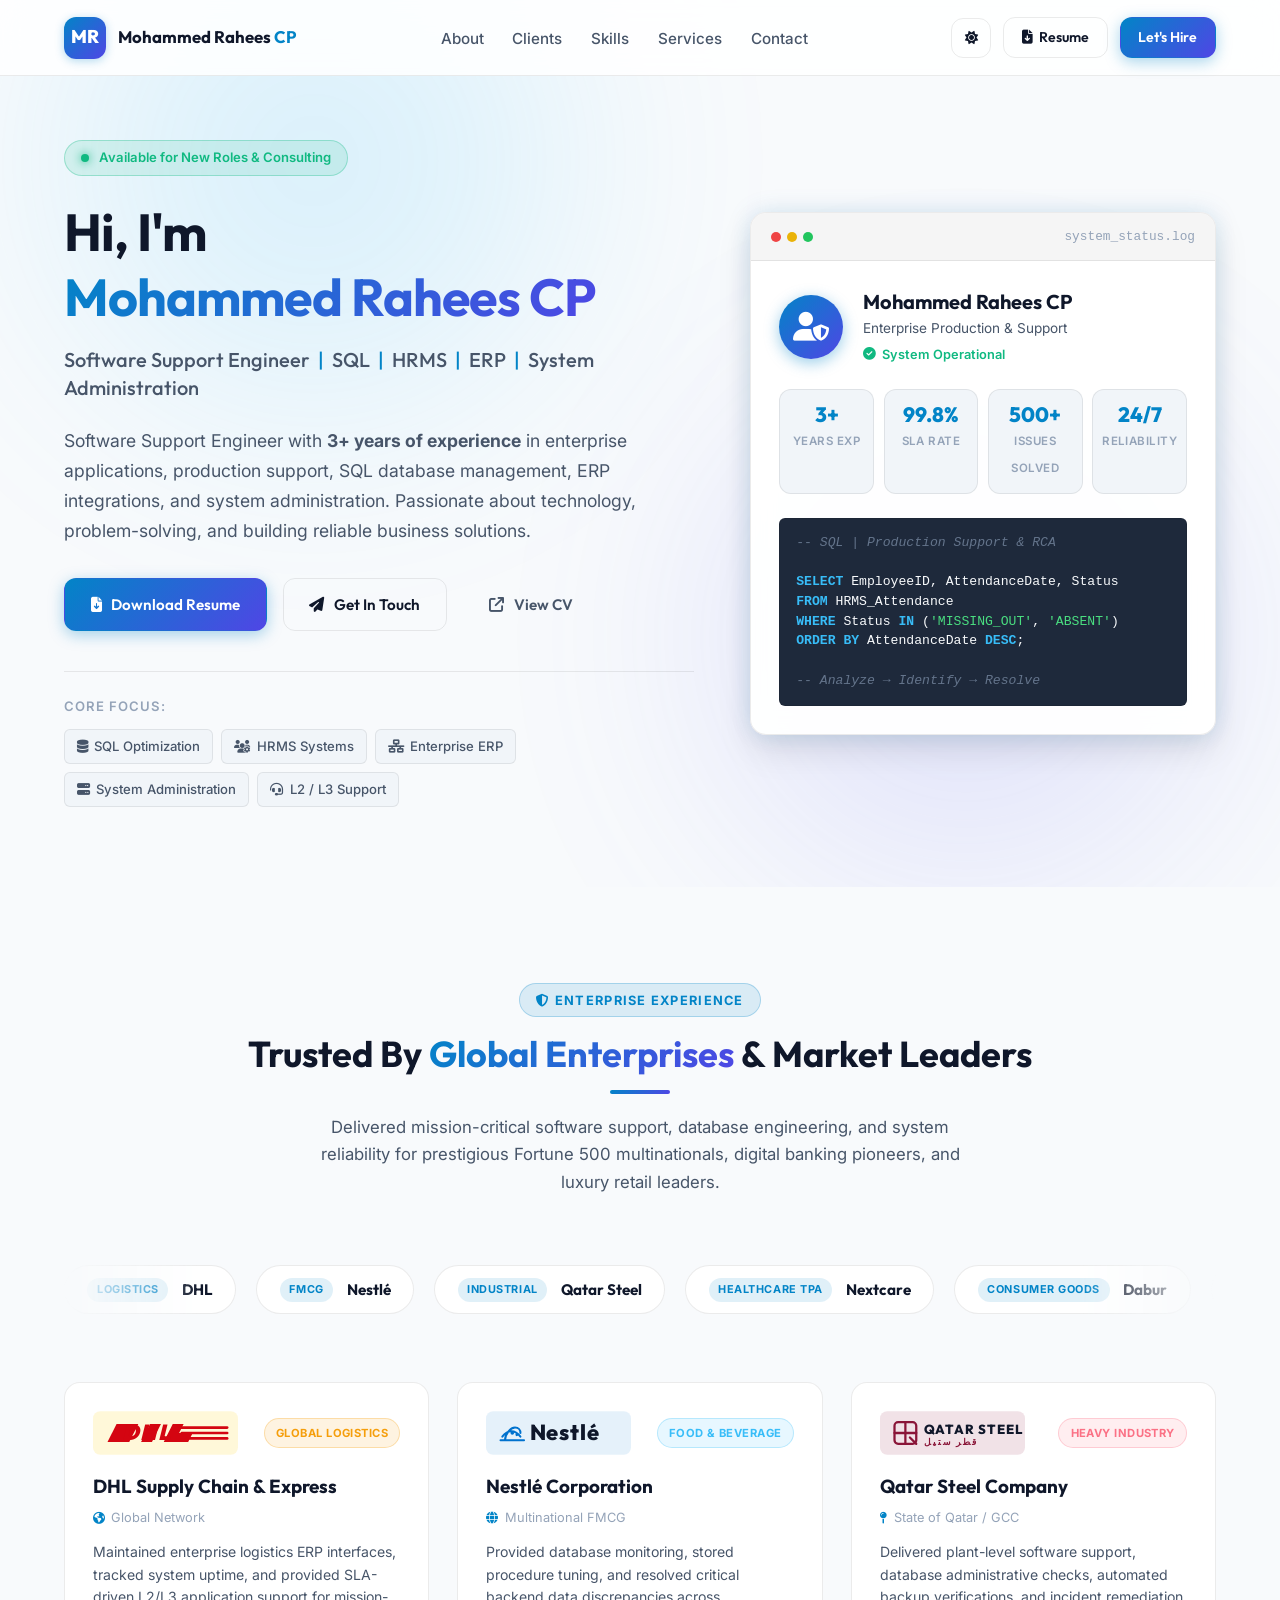
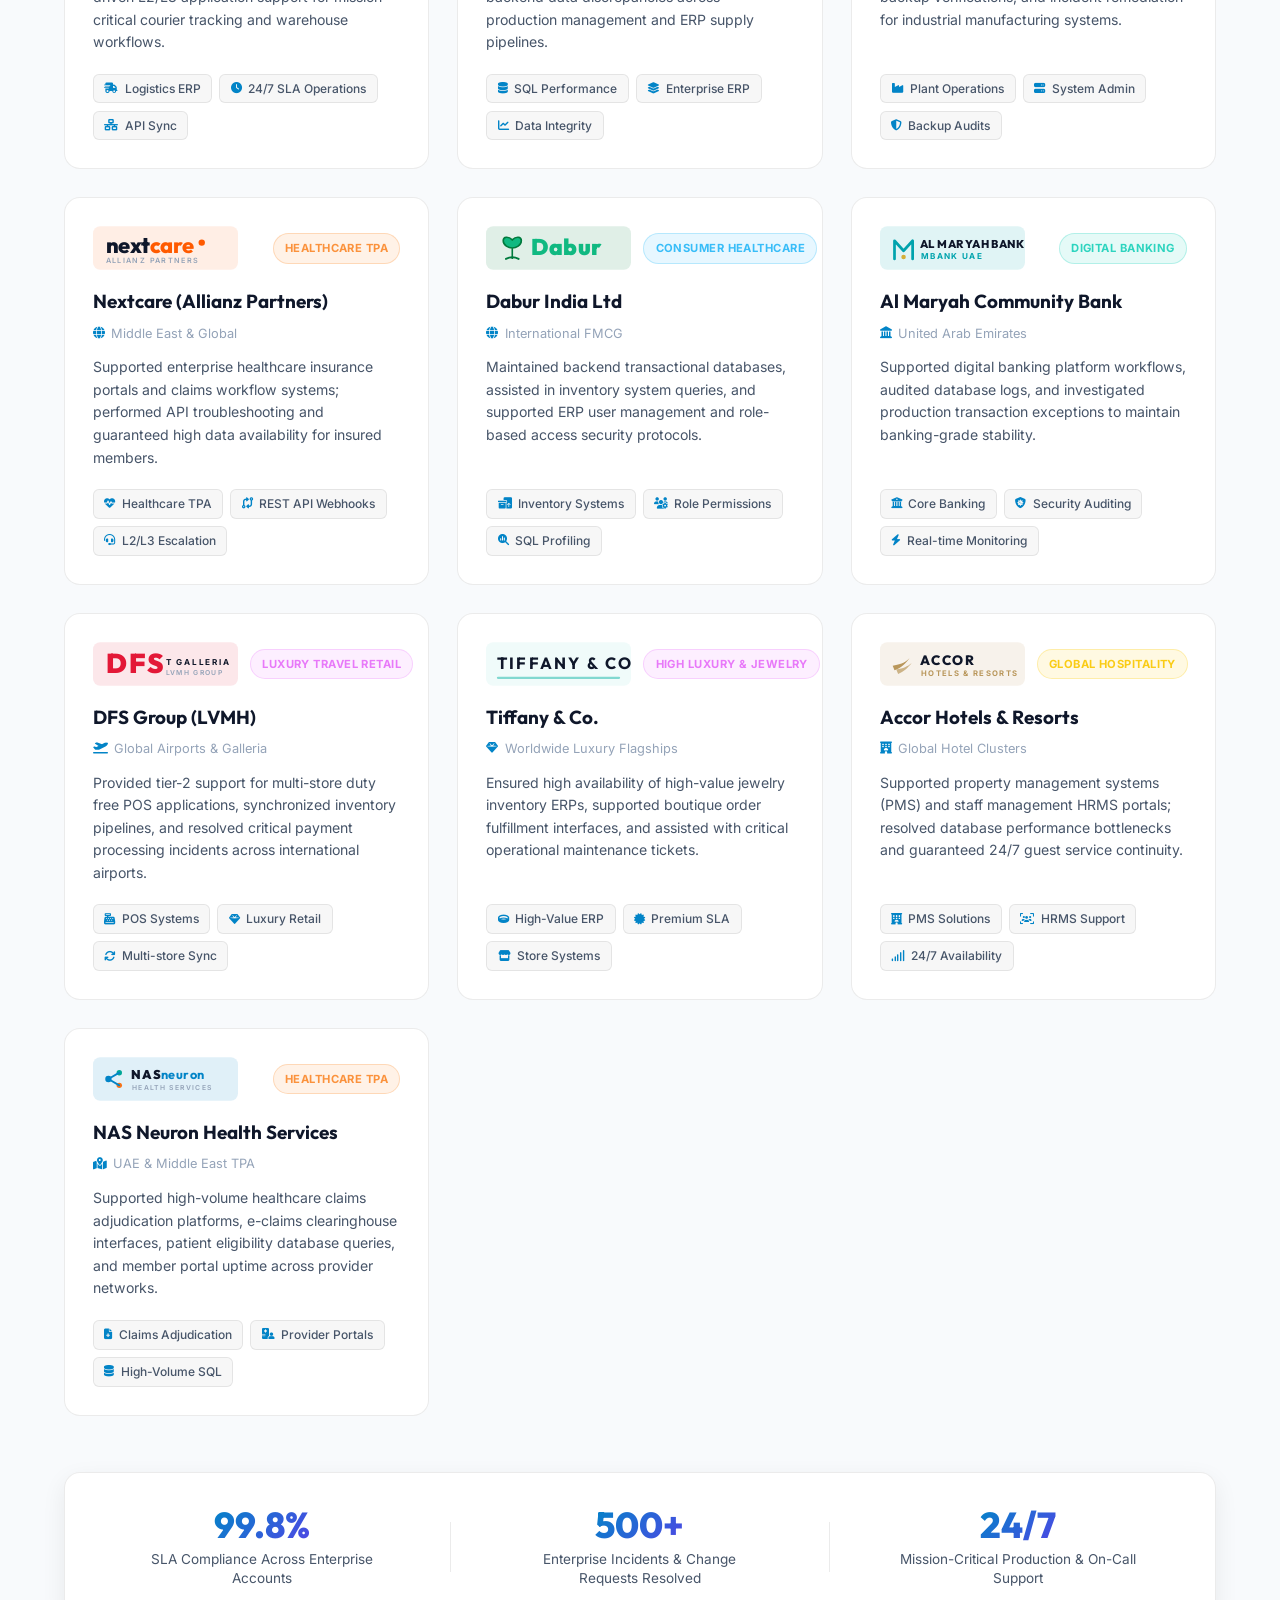
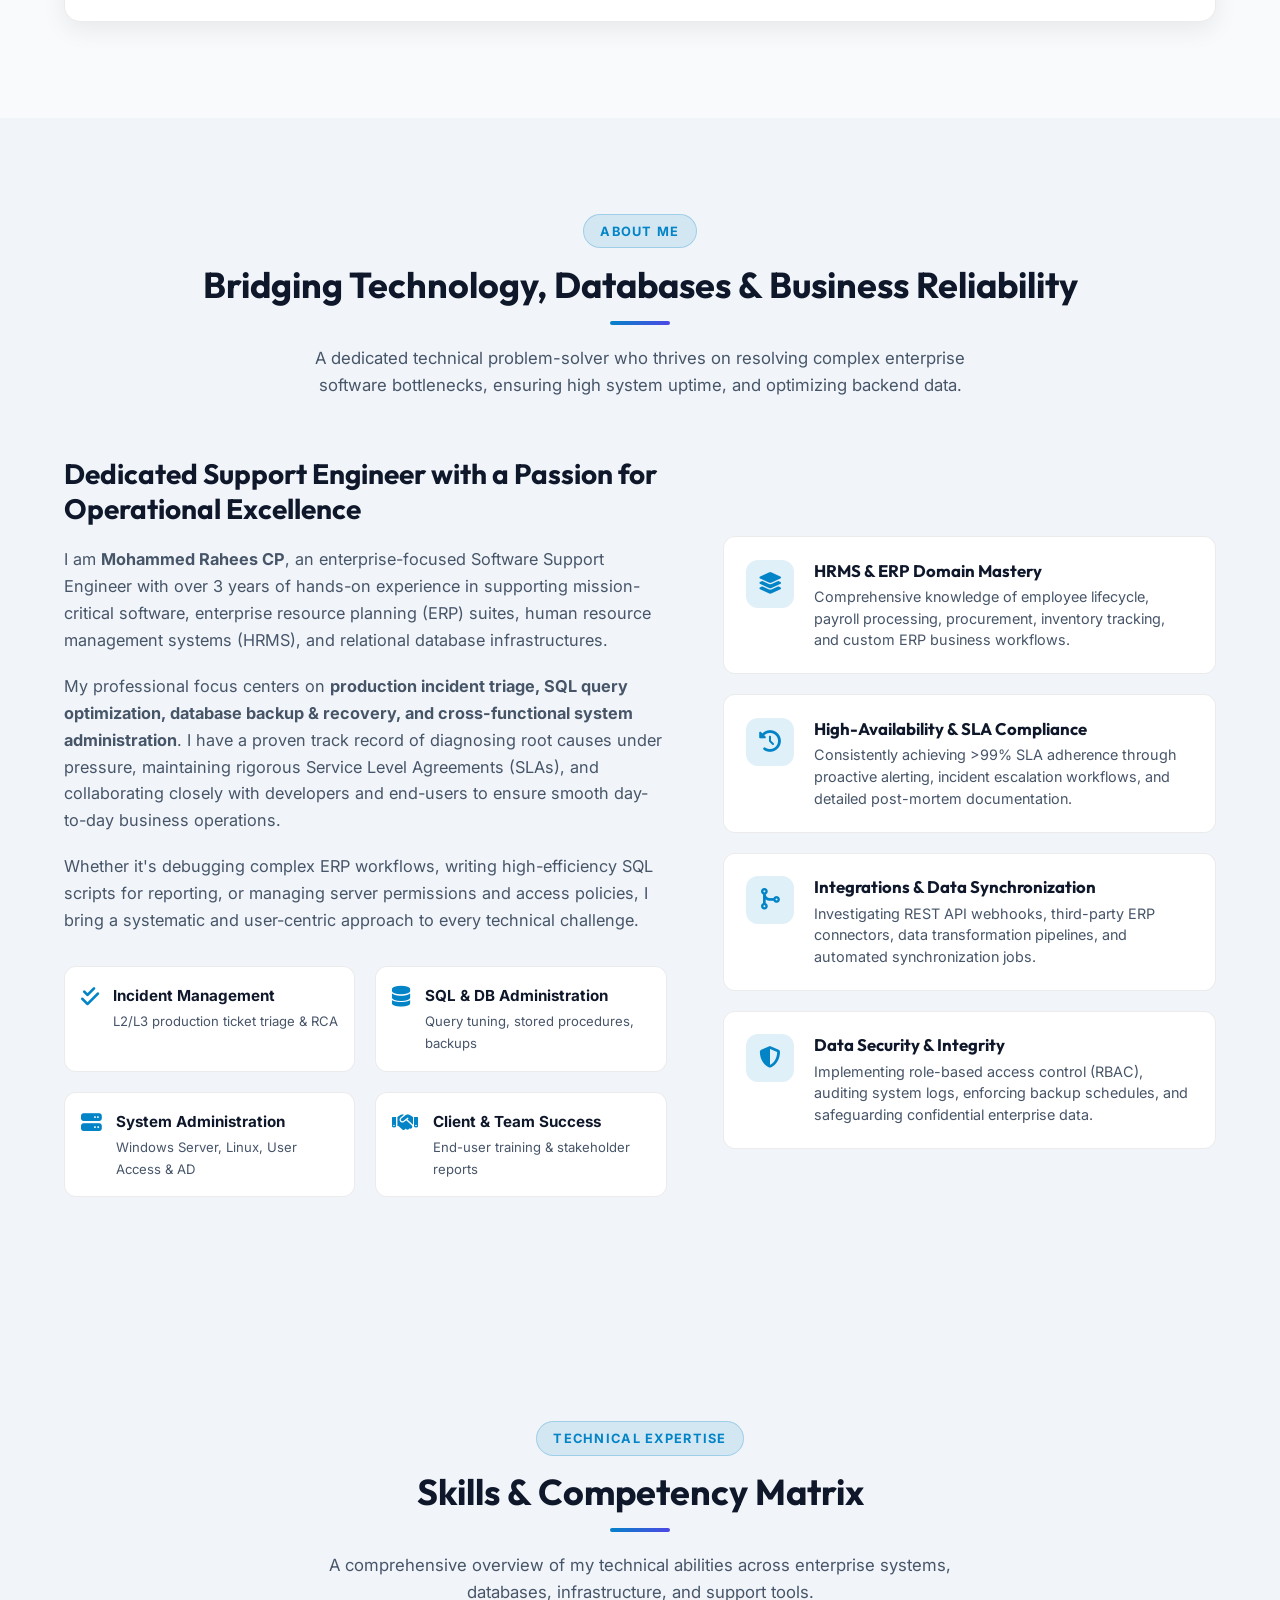
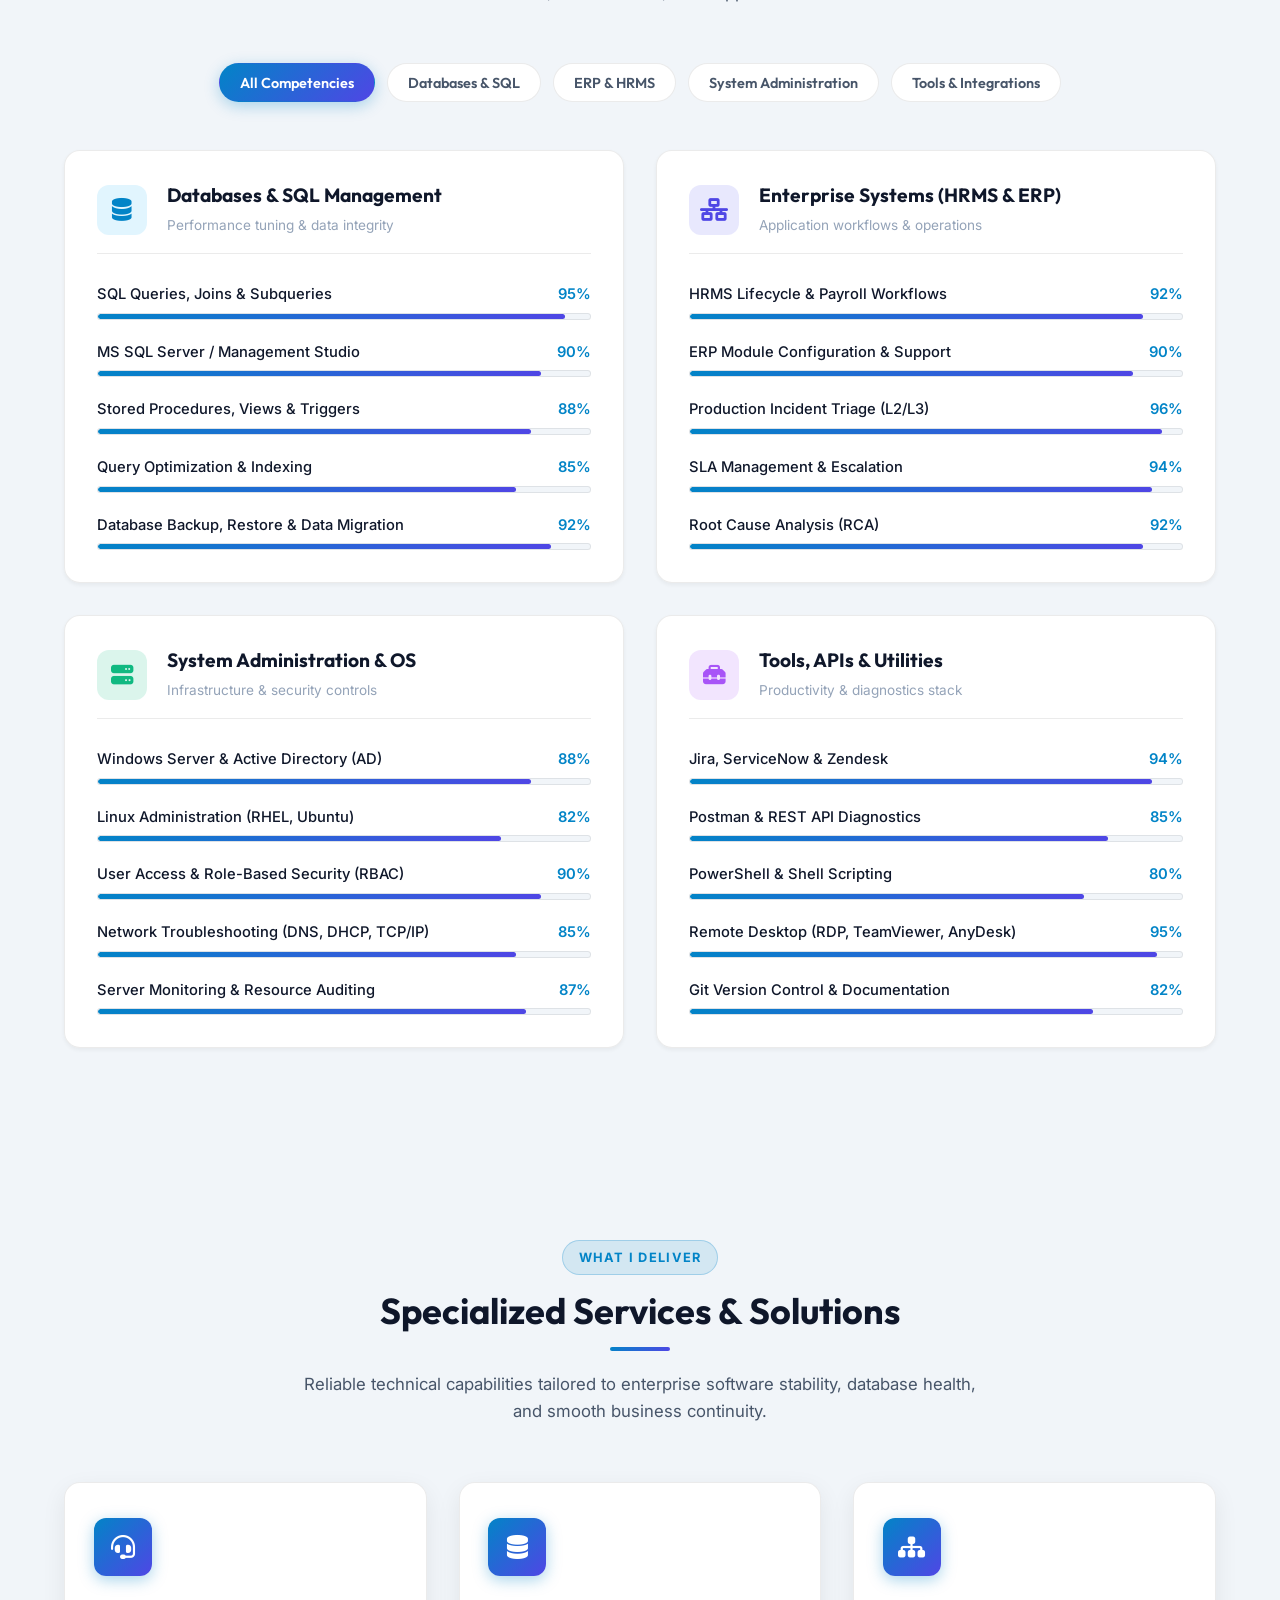
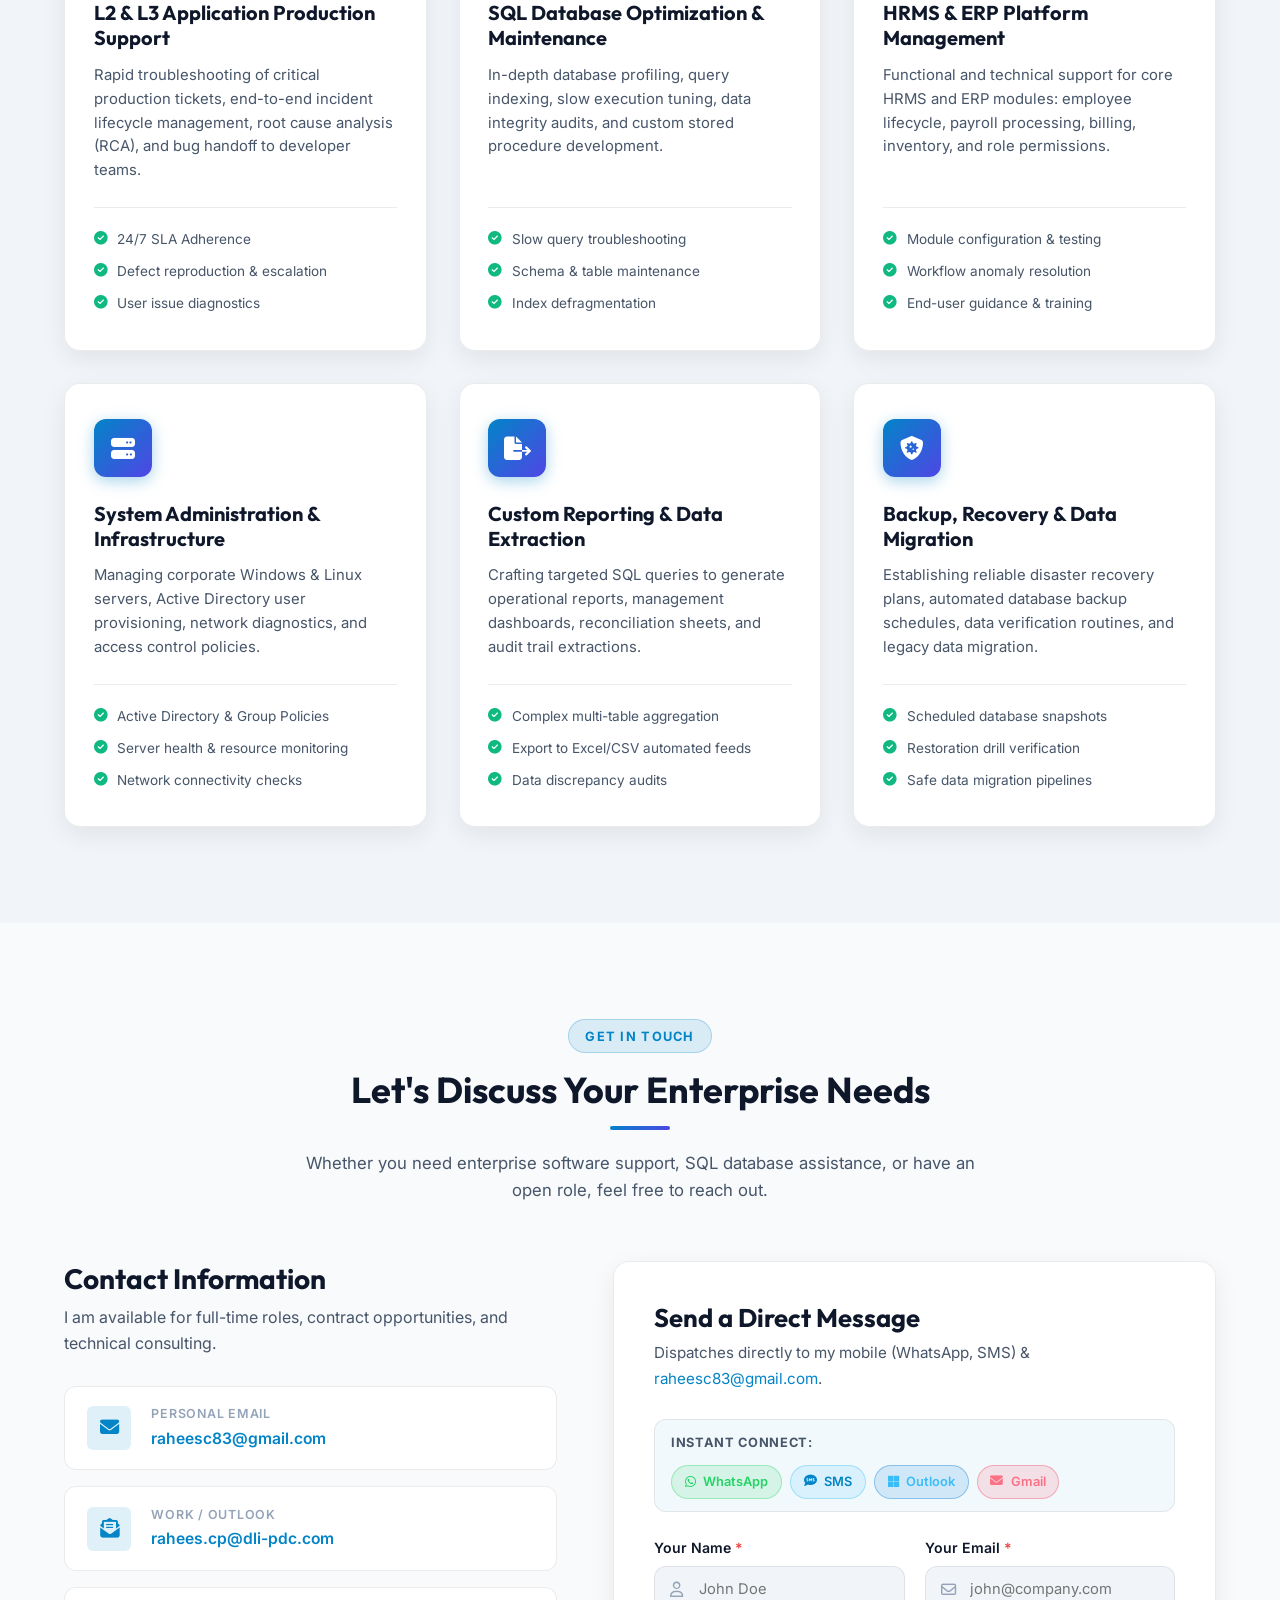
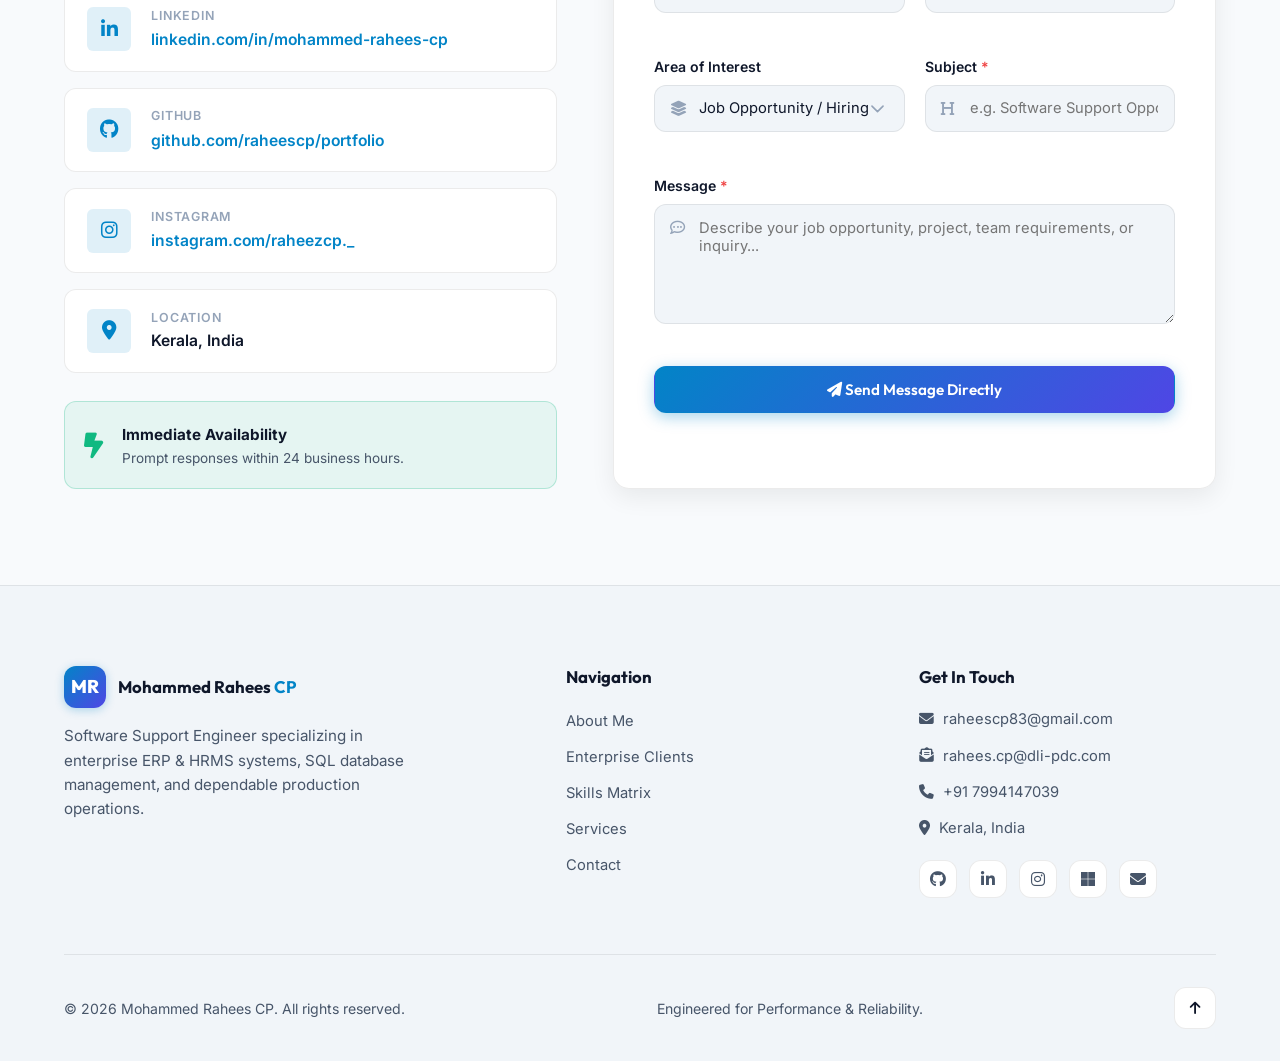
<file: index.html>
<!DOCTYPE html>
<html lang="en" data-theme="dark">

<head>
  <meta charset="UTF-8">
  <meta name="viewport" content="width=device-width, initial-scale=1.0">
  <title>Mohammed Rahees CP | Software Support Engineer & Systems Specialist</title>
  <meta name="description"
    content="Portfolio of Mohammed Rahees CP - Software Support Engineer with 3+ years of experience in enterprise applications, production support, SQL database management, ERP integrations, and system administration.">
  <meta name="keywords"
    content="Mohammed Rahees CP, Software Support Engineer, SQL, HRMS, ERP, System Administration, Production Support, Database Management">
  <meta name="author" content="Mohammed Rahees CP">
  <link rel="canonical" href="https://raheescp.github.io/portfolio/">

  <!-- Open Graph / Social Sharing Metadata -->
  <meta property="og:type" content="website">
  <meta property="og:url" content="https://raheescp.github.io/portfolio/">
  <meta property="og:title" content="Mohammed Rahees CP | Software Support Engineer & Systems Specialist">
  <meta property="og:description"
    content="Portfolio of Mohammed Rahees CP - Software Support Engineer with 3+ years of experience in enterprise applications, production support, SQL database management, ERP integrations, and system administration.">

  <!-- Twitter Card Metadata -->
  <meta name="twitter:card" content="summary_large_image">
  <meta name="twitter:url" content="https://raheescp.github.io/portfolio/">
  <meta name="twitter:title" content="Mohammed Rahees CP | Software Support Engineer & Systems Specialist">
  <meta name="twitter:description"
    content="Portfolio of Mohammed Rahees CP - Software Support Engineer with 3+ years of experience in enterprise applications, production support, SQL database management, ERP integrations, and system administration.">

  <!-- Google Fonts: Inter & Outfit -->
  <link rel="preconnect" href="https://fonts.googleapis.com">
  <link rel="preconnect" href="https://fonts.gstatic.com" crossorigin>
  <link
    href="https://fonts.googleapis.com/css2?family=Inter:wght@300;400;500;600;700&family=Outfit:wght@500;600;700;800&display=swap"
    rel="stylesheet">

  <!-- Font Awesome 6 Icons -->
  <link rel="stylesheet" href="https://cdnjs.cloudflare.com/ajax/libs/font-awesome/6.5.1/css/all.min.css"
    integrity="sha512-DTOQO9RWCH3ppGqcWaEA1BIZOC6xxalwEsw9c2QQeAIftl+Vegovlnee1c9QX4TctnWMn13TZye+giMm8e2LwA=="
    crossorigin="anonymous" referrerpolicy="no-referrer" />

  <!-- Main Stylesheet -->
  <link rel="stylesheet" href="css/style.css">
</head>

<body>
  <!-- Simple Minimalist Loading Theme -->
  <div class="preloader-overlay" id="preloaderOverlay" aria-hidden="true">
    <div class="simple-loader">
      <div class="loader-ring"></div>
      <div class="loader-core"></div>
    </div>
  </div>

  <!-- Header / Navigation Bar -->
  <header class="site-header" id="header">
    <div class="container nav-container">
      <a href="#hero" class="brand-logo" aria-label="Mohammed Rahees Home">
        <span class="logo-avatar">MR</span>
        <span class="logo-name">Mohammed Rahees <span class="accent-text">CP</span></span>
      </a>

      <!-- Desktop Navigation -->
      <nav class="nav-menu" id="navMenu">
        <ul class="nav-list">
          <li class="nav-item"><a href="#about" class="nav-link">About</a></li>
          <li class="nav-item"><a href="#clients" class="nav-link">Clients</a></li>
          <li class="nav-item"><a href="#skills" class="nav-link">Skills</a></li>
          <li class="nav-item"><a href="#services" class="nav-link">Services</a></li>
          <li class="nav-item"><a href="#contact" class="nav-link">Contact</a></li>
          <li class="nav-item mobile-only-nav"><a href="assets/Mohammed_Rahees_CP_Resume.pdf" download="Mohammed_Rahees_CP_Resume.pdf" class="nav-link accent-text"><i class="fa-solid fa-file-arrow-down"></i> Download Resume</a></li>
        </ul>
      </nav>

      <div class="nav-actions">
        <!-- Theme Toggle Button -->
        <button class="theme-toggle" id="themeToggle" aria-label="Toggle Light/Dark Theme" title="Toggle theme">
          <i class="fa-solid fa-moon moon-icon"></i>
          <i class="fa-solid fa-sun sun-icon"></i>
        </button>

        <!-- Resume Download Button -->
        <a href="assets/Mohammed_Rahees_CP_Resume.pdf" download="Mohammed_Rahees_CP_Resume.pdf" class="btn btn-outline btn-sm nav-resume-btn" title="Download Official Resume (PDF)">
          <i class="fa-solid fa-file-arrow-down"></i> Resume
        </a>

        <!-- CTA Button -->
        <a href="#contact" class="btn btn-primary btn-sm nav-cta">Let's Hire</a>

        <!-- Mobile Hamburger Toggle -->
        <button class="hamburger-btn" id="hamburgerBtn" aria-label="Open Mobile Menu" aria-expanded="false">
          <span class="bar"></span>
          <span class="bar"></span>
          <span class="bar"></span>
        </button>
      </div>
    </div>
  </header>

  <!-- Main Content Wrapper -->
  <main>
    <!-- Hero Section -->
    <section class="hero-section" id="hero">
      <div class="hero-glow hero-glow-1"></div>
      <div class="hero-glow hero-glow-2"></div>

      <div class="container hero-container">
        <div class="hero-content">
          <div class="hero-badge">
            <span class="badge-dot"></span>
            <span>Available for New Roles & Consulting</span>
          </div>

          <h1 class="hero-title">
            Hi, I'm <span class="gradient-text">Mohammed Rahees CP</span>
          </h1>

          <h2 class="hero-subtitle">
            Software Support Engineer <span class="divider">|</span> SQL <span class="divider">|</span> HRMS <span
              class="divider">|</span> ERP <span class="divider">|</span> System Administration
          </h2>

          <p class="hero-description">
            Software Support Engineer with <strong>3+ years of experience</strong> in enterprise applications,
            production support, SQL database management, ERP integrations, and system administration. Passionate about
            technology, problem-solving, and building reliable business solutions.
          </p>

          <div class="hero-buttons">
            <a href="assets/Mohammed_Rahees_CP_Resume.pdf" download="Mohammed_Rahees_CP_Resume.pdf" class="btn btn-primary hero-resume-btn" id="downloadResumeHeroBtn" title="Download Official Resume (PDF)">
              <i class="fa-solid fa-file-arrow-down"></i> Download Resume
            </a>
            <a href="#contact" class="btn btn-outline">
              <i class="fa-solid fa-paper-plane"></i> Get In Touch
            </a>
            <a href="resume.html" target="_blank" class="btn btn-ghost" title="View & Print Full Online CV">
              <i class="fa-solid fa-arrow-up-right-from-square"></i> View CV
            </a>
          </div>

          <!-- Hero Quick Tech Chips -->
          <div class="hero-tech-stack">
            <span class="tech-stack-label">Core Focus:</span>
            <div class="tech-tags">
              <span class="tech-tag"><i class="fa-solid fa-database"></i> SQL Optimization</span>
              <span class="tech-tag"><i class="fa-solid fa-users-gear"></i> HRMS Systems</span>
              <span class="tech-tag"><i class="fa-solid fa-network-wired"></i> Enterprise ERP</span>
              <span class="tech-tag"><i class="fa-solid fa-server"></i> System Administration</span>
              <span class="tech-tag"><i class="fa-solid fa-headset"></i> L2 / L3 Support</span>
            </div>
          </div>
        </div>

        <!-- Hero Stats Card / Visual -->
        <div class="hero-visual">
          <div class="hero-card glassmorphism">
            <div class="card-header-bar">
              <div class="terminal-dots">
                <span class="dot dot-red"></span>
                <span class="dot dot-yellow"></span>
                <span class="dot dot-green"></span>
              </div>
              <span class="card-title-code">system_status.log</span>
            </div>

            <div class="profile-card-body">
              <div class="profile-avatar-wrapper">
                <div class="profile-avatar-circle">
                  <i class="fa-solid fa-user-shield"></i>
                </div>
                <div class="profile-meta">
                  <h3>Mohammed Rahees CP</h3>
                  <p class="role-caption">Enterprise Production & Support</p>
                  <p class="status-indicator"><i class="fa-solid fa-circle-check"></i> System Operational</p>
                </div>
              </div>

              <!-- Quick Highlights Counter Grid -->
              <div class="stats-grid">
                <div class="stat-card">
                  <span class="stat-number">3+</span>
                  <span class="stat-label">Years Exp</span>
                </div>
                <div class="stat-card">
                  <span class="stat-number">99.8%</span>
                  <span class="stat-label">SLA Rate</span>
                </div>
                <div class="stat-card">
                  <span class="stat-number">500+</span>
                  <span class="stat-label">Issues Solved</span>
                </div>
                <div class="stat-card">
                  <span class="stat-number">24/7</span>
                  <span class="stat-label">Reliability</span>
                </div>
              </div>

              <!-- Code Snippet / Terminal Highlight -->
              <div class="terminal-snippet">
                <code>
                  <span class="code-comment">-- SQL | Production Support &amp; RCA</span><br><br>
                  <span class="code-keyword">SELECT</span> EmployeeID, AttendanceDate, Status<br>
                  <span class="code-keyword">FROM</span> HRMS_Attendance<br>
                  <span class="code-keyword">WHERE</span> Status <span class="code-keyword">IN</span> (<span class="code-string">'MISSING_OUT'</span>, <span class="code-string">'ABSENT'</span>)<br>
                  <span class="code-keyword">ORDER BY</span> AttendanceDate <span class="code-keyword">DESC</span>;<br><br>
                  <span class="code-comment">-- Analyze &rarr; Identify &rarr; Resolve</span>
                </code>
              </div>
            </div>
          </div>
        </div>
      </div>
    </section>

    <!-- Enterprise Clients Section -->
    <section class="section clients-section" id="clients">
      <div class="container">
        <div class="section-header text-center">
          <span class="section-badge"><i class="fa-solid fa-shield-halved"></i> Enterprise Experience</span>
          <h2 class="section-title">Trusted By <span class="gradient-text">Global Enterprises</span> &amp; Market Leaders</h2>
          <div class="section-divider"></div>
          <p class="section-subtitle">
            Delivered mission-critical software support, database engineering, and system reliability for prestigious Fortune 500 multinationals, digital banking pioneers, and luxury retail leaders.
          </p>
        </div>

        <!-- Infinite Logo Marquee Ribbon -->
        <div class="clients-marquee-wrapper" aria-label="Enterprise clients marquee">
          <div class="clients-marquee-track">
            <!-- Group 1 -->
            <div class="marquee-group">
              <div class="marquee-item dhl-brand">
                <span class="marquee-pill">Logistics</span>
                <span class="marquee-brand-text">DHL</span>
              </div>
              <div class="marquee-item nestle-brand">
                <span class="marquee-pill">FMCG</span>
                <span class="marquee-brand-text">Nestlé</span>
              </div>
              <div class="marquee-item qatarsteel-brand">
                <span class="marquee-pill">Industrial</span>
                <span class="marquee-brand-text">Qatar Steel</span>
              </div>
              <div class="marquee-item nextcare-brand">
                <span class="marquee-pill">Healthcare TPA</span>
                <span class="marquee-brand-text">Nextcare</span>
              </div>
              <div class="marquee-item dabur-brand">
                <span class="marquee-pill">Consumer Goods</span>
                <span class="marquee-brand-text">Dabur</span>
              </div>
              <div class="marquee-item mbank-brand">
                <span class="marquee-pill">Digital Bank</span>
                <span class="marquee-brand-text">Al Maryah Bank</span>
              </div>
              <div class="marquee-item dfs-brand">
                <span class="marquee-pill">Luxury Retail</span>
                <span class="marquee-brand-text">DFS</span>
              </div>
              <div class="marquee-item tiffany-brand">
                <span class="marquee-pill">High Luxury</span>
                <span class="marquee-brand-text">Tiffany &amp; Co.</span>
              </div>
              <div class="marquee-item accor-brand">
                <span class="marquee-pill">Hospitality</span>
                <span class="marquee-brand-text">Accor Hotels</span>
              </div>
              <div class="marquee-item nasneuron-brand">
                <span class="marquee-pill">Healthcare TPA</span>
                <span class="marquee-brand-text">NAS Neuron</span>
              </div>
            </div>
            <!-- Group 2 (Duplicate for Seamless Infinite Loop) -->
            <div class="marquee-group" aria-hidden="true">
              <div class="marquee-item dhl-brand">
                <span class="marquee-pill">Logistics</span>
                <span class="marquee-brand-text">DHL</span>
              </div>
              <div class="marquee-item nestle-brand">
                <span class="marquee-pill">FMCG</span>
                <span class="marquee-brand-text">Nestlé</span>
              </div>
              <div class="marquee-item qatarsteel-brand">
                <span class="marquee-pill">Industrial</span>
                <span class="marquee-brand-text">Qatar Steel</span>
              </div>
              <div class="marquee-item nextcare-brand">
                <span class="marquee-pill">Healthcare TPA</span>
                <span class="marquee-brand-text">Nextcare</span>
              </div>
              <div class="marquee-item dabur-brand">
                <span class="marquee-pill">Consumer Goods</span>
                <span class="marquee-brand-text">Dabur</span>
              </div>
              <div class="marquee-item mbank-brand">
                <span class="marquee-pill">Digital Bank</span>
                <span class="marquee-brand-text">Al Maryah Bank</span>
              </div>
              <div class="marquee-item dfs-brand">
                <span class="marquee-pill">Luxury Retail</span>
                <span class="marquee-brand-text">DFS</span>
              </div>
              <div class="marquee-item tiffany-brand">
                <span class="marquee-pill">High Luxury</span>
                <span class="marquee-brand-text">Tiffany &amp; Co.</span>
              </div>
              <div class="marquee-item accor-brand">
                <span class="marquee-pill">Hospitality</span>
                <span class="marquee-brand-text">Accor Hotels</span>
              </div>
              <div class="marquee-item nasneuron-brand">
                <span class="marquee-pill">Healthcare TPA</span>
                <span class="marquee-brand-text">NAS Neuron</span>
              </div>
            </div>
          </div>
        </div>

        <!-- Enterprise Clients Grid -->
        <div class="clients-grid">

          <!-- 1. DHL -->
          <div class="client-card" data-client="dhl">
            <div class="client-card-top">
              <div class="client-logo-box client-dhl">
                <svg viewBox="0 0 160 48" class="client-vector-svg" fill="none" xmlns="http://www.w3.org/2000/svg" role="img" aria-label="DHL Logo">
                  <rect width="160" height="48" rx="8" fill="#FFCC00" fill-opacity="0.15"/>
                  <!-- DHL Signature Italic Slanted Bars & Typography -->
                  <path d="M16 34L26 14H50L40 34H16Z" fill="#D40511"/>
                  <path d="M53 34L63 14H75L65 34H53Z" fill="#D40511"/>
                  <path d="M78 34L88 14H100L95 24H110L105 34H78Z" fill="#D40511"/>
                  <text x="32" y="32" font-family="'Outfit', sans-serif" font-weight="900" font-style="italic" font-size="24" fill="#D40511" letter-spacing="1.5">DHL</text>
                  <line x1="92" y1="18" x2="148" y2="18" stroke="#D40511" stroke-width="3" stroke-linecap="round"/>
                  <line x1="98" y1="24" x2="148" y2="24" stroke="#D40511" stroke-width="3" stroke-linecap="round"/>
                  <line x1="104" y1="30" x2="148" y2="30" stroke="#D40511" stroke-width="3" stroke-linecap="round"/>
                </svg>
              </div>
              <span class="client-industry-badge badge-logistics">Global Logistics</span>
            </div>
            <div class="client-card-body">
              <div class="client-identity">
                <h3 class="client-name">DHL Supply Chain &amp; Express</h3>
                <span class="client-geography"><i class="fa-solid fa-earth-americas"></i> Global Network</span>
              </div>
              <p class="client-summary">
                Maintained enterprise logistics ERP interfaces, tracked system uptime, and provided SLA-driven L2/L3 application support for mission-critical courier tracking and warehouse workflows.
              </p>
              <div class="client-tags">
                <span class="client-tag"><i class="fa-solid fa-truck-fast"></i> Logistics ERP</span>
                <span class="client-tag"><i class="fa-solid fa-clock"></i> 24/7 SLA Operations</span>
                <span class="client-tag"><i class="fa-solid fa-network-wired"></i> API Sync</span>
              </div>
            </div>
          </div>

          <!-- 2. Nestlé -->
          <div class="client-card" data-client="nestle">
            <div class="client-card-top">
              <div class="client-logo-box client-nestle">
                <svg viewBox="0 0 160 48" class="client-vector-svg" fill="none" xmlns="http://www.w3.org/2000/svg" role="img" aria-label="Nestlé Logo">
                  <rect width="160" height="48" rx="8" fill="#0072CE" fill-opacity="0.1"/>
                  <g transform="translate(14, 10)">
                    <path d="M4 18C10 10 18 10 24 18M2 22C12 22 20 22 28 22M7 22C7 15 13 8 18 8C22 8 24 11 24 14" stroke="#0072CE" stroke-width="2.2" stroke-linecap="round"/>
                    <circle cx="15" cy="14" r="2" fill="#0072CE"/>
                    <circle cx="20" cy="16" r="1.5" fill="#0072CE"/>
                  </g>
                  <text x="48" y="32" font-family="'Outfit', 'Inter', serif" font-weight="800" font-size="24" fill="currentColor" letter-spacing="1">Nestlé</text>
                </svg>
              </div>
              <span class="client-industry-badge badge-fmcg">Food &amp; Beverage</span>
            </div>
            <div class="client-card-body">
              <div class="client-identity">
                <h3 class="client-name">Nestlé Corporation</h3>
                <span class="client-geography"><i class="fa-solid fa-globe"></i> Multinational FMCG</span>
              </div>
              <p class="client-summary">
                Provided database monitoring, stored procedure tuning, and resolved critical backend data discrepancies across production management and ERP supply pipelines.
              </p>
              <div class="client-tags">
                <span class="client-tag"><i class="fa-solid fa-database"></i> SQL Performance</span>
                <span class="client-tag"><i class="fa-solid fa-layer-group"></i> Enterprise ERP</span>
                <span class="client-tag"><i class="fa-solid fa-chart-line"></i> Data Integrity</span>
              </div>
            </div>
          </div>

          <!-- 3. Qatar Steel -->
          <div class="client-card" data-client="qatarsteel">
            <div class="client-card-top">
              <div class="client-logo-box client-qatarsteel">
                <svg viewBox="0 0 160 48" class="client-vector-svg" fill="none" xmlns="http://www.w3.org/2000/svg" role="img" aria-label="Qatar Steel Logo">
                  <rect width="160" height="48" rx="8" fill="#8A1538" fill-opacity="0.12"/>
                  <g transform="translate(14, 10)">
                    <rect x="2" y="2" width="24" height="24" rx="4" stroke="#8A1538" stroke-width="2.5" fill="none"/>
                    <path d="M14 2V26M2 14H26M19 19L26 26" stroke="#8A1538" stroke-width="2.5" stroke-linecap="round"/>
                  </g>
                  <text x="48" y="25" font-family="'Outfit', sans-serif" font-weight="800" font-size="14.5" fill="currentColor" letter-spacing="1">QATAR STEEL</text>
                  <text x="49" y="37" font-family="'Inter', sans-serif" font-weight="600" font-size="9.5" fill="#8A1538" letter-spacing="2">قطر ستيل</text>
                </svg>
              </div>
              <span class="client-industry-badge badge-heavy">Heavy Industry</span>
            </div>
            <div class="client-card-body">
              <div class="client-identity">
                <h3 class="client-name">Qatar Steel Company</h3>
                <span class="client-geography"><i class="fa-solid fa-map-pin"></i> State of Qatar / GCC</span>
              </div>
              <p class="client-summary">
                Delivered plant-level software support, database administrative checks, automated backup verifications, and incident remediation for industrial manufacturing systems.
              </p>
              <div class="client-tags">
                <span class="client-tag"><i class="fa-solid fa-industry"></i> Plant Operations</span>
                <span class="client-tag"><i class="fa-solid fa-server"></i> System Admin</span>
                <span class="client-tag"><i class="fa-solid fa-shield-halved"></i> Backup Audits</span>
              </div>
            </div>
          </div>

          <!-- 4. Nextcare (Allianz Partners) -->
          <div class="client-card" data-client="nextcare">
            <div class="client-card-top">
              <div class="client-logo-box client-nextcare">
                <svg viewBox="0 0 160 48" class="client-vector-svg" fill="none" xmlns="http://www.w3.org/2000/svg" role="img" aria-label="Nextcare Logo">
                  <rect width="160" height="48" rx="8" fill="#FF5A00" fill-opacity="0.1"/>
                  <text x="14" y="30" font-family="'Outfit', sans-serif" font-weight="800" font-size="24" fill="currentColor" letter-spacing="-0.5">next<tspan fill="#FF5A00">care</tspan></text>
                  <circle cx="120" cy="18" r="3.5" fill="#FF5A00"/>
                  <text x="14" y="41" font-family="'Inter', sans-serif" font-weight="600" font-size="8" fill="var(--text-muted)" letter-spacing="1.5">ALLIANZ PARTNERS</text>
                </svg>
              </div>
              <span class="client-industry-badge badge-health">Healthcare TPA</span>
            </div>
            <div class="client-card-body">
              <div class="client-identity">
                <h3 class="client-name">Nextcare (Allianz Partners)</h3>
                <span class="client-geography"><i class="fa-solid fa-globe"></i> Middle East &amp; Global</span>
              </div>
              <p class="client-summary">
                Supported enterprise healthcare insurance portals and claims workflow systems; performed API troubleshooting and guaranteed high data availability for insured members.
              </p>
              <div class="client-tags">
                <span class="client-tag"><i class="fa-solid fa-heart-pulse"></i> Healthcare TPA</span>
                <span class="client-tag"><i class="fa-solid fa-code-compare"></i> REST API Webhooks</span>
                <span class="client-tag"><i class="fa-solid fa-headset"></i> L2/L3 Escalation</span>
              </div>
            </div>
          </div>

          <!-- 5. Dabur -->
          <div class="client-card" data-client="dabur">
            <div class="client-card-top">
              <div class="client-logo-box client-dabur">
                <svg viewBox="0 0 160 48" class="client-vector-svg" fill="none" xmlns="http://www.w3.org/2000/svg" role="img" aria-label="Dabur Logo">
                  <rect width="160" height="48" rx="8" fill="#007A3D" fill-opacity="0.12"/>
                  <g transform="translate(14, 8)">
                    <path d="M15 28V16M15 16C11 16 5 13 5 8C5 3 11 3 15 7C19 3 25 3 25 8C25 13 19 16 15 16Z" fill="#10B981" stroke="#007A3D" stroke-width="1.8"/>
                    <path d="M8 28C12 26 18 26 22 28" stroke="#007A3D" stroke-width="2.2" stroke-linecap="round"/>
                  </g>
                  <text x="50" y="32" font-family="'Outfit', sans-serif" font-weight="900" font-size="25" fill="#10B981" letter-spacing="0.5">Dabur</text>
                </svg>
              </div>
              <span class="client-industry-badge badge-fmcg">Consumer Healthcare</span>
            </div>
            <div class="client-card-body">
              <div class="client-identity">
                <h3 class="client-name">Dabur India Ltd</h3>
                <span class="client-geography"><i class="fa-solid fa-globe"></i> International FMCG</span>
              </div>
              <p class="client-summary">
                Maintained backend transactional databases, assisted in inventory system queries, and supported ERP user management and role-based access security protocols.
              </p>
              <div class="client-tags">
                <span class="client-tag"><i class="fa-solid fa-boxes-packing"></i> Inventory Systems</span>
                <span class="client-tag"><i class="fa-solid fa-users-gear"></i> Role Permissions</span>
                <span class="client-tag"><i class="fa-solid fa-magnifying-glass-chart"></i> SQL Profiling</span>
              </div>
            </div>
          </div>

          <!-- 6. Al Maryah Community Bank -->
          <div class="client-card" data-client="mbank">
            <div class="client-card-top">
              <div class="client-logo-box client-mbank">
                <svg viewBox="0 0 160 48" class="client-vector-svg" fill="none" xmlns="http://www.w3.org/2000/svg" role="img" aria-label="Al Maryah Community Bank Logo">
                  <rect width="160" height="48" rx="8" fill="#00A3AD" fill-opacity="0.12"/>
                  <g transform="translate(12, 10)">
                    <path d="M4 26L4 6L14 17L24 6L24 26" stroke="#00A3AD" stroke-width="3" stroke-linecap="round" stroke-linejoin="round"/>
                    <circle cx="14" cy="24" r="2.5" fill="#D4AF37"/>
                  </g>
                  <text x="44" y="24" font-family="'Outfit', sans-serif" font-weight="800" font-size="12.5" fill="currentColor" letter-spacing="0.5">AL MARYAH BANK</text>
                  <text x="45" y="36" font-family="'Inter', sans-serif" font-weight="700" font-size="9" fill="#00A3AD" letter-spacing="1.5">MBANK UAE</text>
                </svg>
              </div>
              <span class="client-industry-badge badge-fintech">Digital Banking</span>
            </div>
            <div class="client-card-body">
              <div class="client-identity">
                <h3 class="client-name">Al Maryah Community Bank</h3>
                <span class="client-geography"><i class="fa-solid fa-landmark"></i> United Arab Emirates</span>
              </div>
              <p class="client-summary">
                Supported digital banking platform workflows, audited database logs, and investigated production transaction exceptions to maintain banking-grade stability.
              </p>
              <div class="client-tags">
                <span class="client-tag"><i class="fa-solid fa-building-columns"></i> Core Banking</span>
                <span class="client-tag"><i class="fa-solid fa-shield-virus"></i> Security Auditing</span>
                <span class="client-tag"><i class="fa-solid fa-bolt"></i> Real-time Monitoring</span>
              </div>
            </div>
          </div>

          <!-- 7. DFS Group (LVMH) -->
          <div class="client-card" data-client="dfs">
            <div class="client-card-top">
              <div class="client-logo-box client-dfs">
                <svg viewBox="0 0 160 48" class="client-vector-svg" fill="none" xmlns="http://www.w3.org/2000/svg" role="img" aria-label="DFS Logo">
                  <rect width="160" height="48" rx="8" fill="#E31837" fill-opacity="0.1"/>
                  <text x="14" y="34" font-family="'Outfit', serif" font-weight="900" font-size="30" fill="#E31837" letter-spacing="2">DFS</text>
                  <text x="80" y="25" font-family="'Inter', sans-serif" font-weight="700" font-size="9" fill="currentColor" letter-spacing="2">T GALLERIA</text>
                  <text x="80" y="36" font-family="'Inter', sans-serif" font-weight="600" font-size="7.5" fill="var(--text-muted)" letter-spacing="1.5">LVMH GROUP</text>
                </svg>
              </div>
              <span class="client-industry-badge badge-luxury">Luxury Travel Retail</span>
            </div>
            <div class="client-card-body">
              <div class="client-identity">
                <h3 class="client-name">DFS Group (LVMH)</h3>
                <span class="client-geography"><i class="fa-solid fa-plane-departure"></i> Global Airports &amp; Galleria</span>
              </div>
              <p class="client-summary">
                Provided tier-2 support for multi-store duty free POS applications, synchronized inventory pipelines, and resolved critical payment processing incidents across international airports.
              </p>
              <div class="client-tags">
                <span class="client-tag"><i class="fa-solid fa-cash-register"></i> POS Systems</span>
                <span class="client-tag"><i class="fa-solid fa-gem"></i> Luxury Retail</span>
                <span class="client-tag"><i class="fa-solid fa-arrows-rotate"></i> Multi-store Sync</span>
              </div>
            </div>
          </div>

          <!-- 8. Tiffany & Co. -->
          <div class="client-card" data-client="tiffany">
            <div class="client-card-top">
              <div class="client-logo-box client-tiffany">
                <svg viewBox="0 0 160 48" class="client-vector-svg" fill="none" xmlns="http://www.w3.org/2000/svg" role="img" aria-label="Tiffany & Co. Logo">
                  <rect width="160" height="48" rx="8" fill="#81D8D0" fill-opacity="0.12"/>
                  <text x="12" y="30" font-family="'Outfit', 'Didot', serif" font-weight="700" font-size="18" fill="currentColor" letter-spacing="2.5">TIFFANY &amp; CO.</text>
                  <rect x="12" y="38" width="136" height="2.5" fill="#81D8D0" rx="1.2"/>
                </svg>
              </div>
              <span class="client-industry-badge badge-luxury">High Luxury &amp; Jewelry</span>
            </div>
            <div class="client-card-body">
              <div class="client-identity">
                <h3 class="client-name">Tiffany &amp; Co.</h3>
                <span class="client-geography"><i class="fa-solid fa-gem"></i> Worldwide Luxury Flagships</span>
              </div>
              <p class="client-summary">
                Ensured high availability of high-value jewelry inventory ERPs, supported boutique order fulfillment interfaces, and assisted with critical operational maintenance tickets.
              </p>
              <div class="client-tags">
                <span class="client-tag"><i class="fa-solid fa-ring"></i> High-Value ERP</span>
                <span class="client-tag"><i class="fa-solid fa-certificate"></i> Premium SLA</span>
                <span class="client-tag"><i class="fa-solid fa-store"></i> Store Systems</span>
              </div>
            </div>
          </div>

          <!-- 9. Accor Hotels -->
          <div class="client-card" data-client="accor">
            <div class="client-card-top">
              <div class="client-logo-box client-accor">
                <svg viewBox="0 0 160 48" class="client-vector-svg" fill="none" xmlns="http://www.w3.org/2000/svg" role="img" aria-label="Accor Hotels Logo">
                  <rect width="160" height="48" rx="8" fill="#B9975B" fill-opacity="0.12"/>
                  <g transform="translate(10, 11)">
                    <path d="M6 20C14 18 19 11 25 4C19 11 15 13 4 15L6 20Z" fill="#B9975B"/>
                    <path d="M10 24C16 22 21 17 25 12C20 16 16 18 8 19L10 24Z" fill="#B9975B" fill-opacity="0.7"/>
                  </g>
                  <text x="44" y="25" font-family="'Outfit', sans-serif" font-weight="800" font-size="15" fill="currentColor" letter-spacing="2">ACCOR</text>
                  <text x="45" y="37" font-family="'Inter', sans-serif" font-weight="700" font-size="8.5" fill="#B9975B" letter-spacing="1.5">HOTELS &amp; RESORTS</text>
                </svg>
              </div>
              <span class="client-industry-badge badge-hospitality">Global Hospitality</span>
            </div>
            <div class="client-card-body">
              <div class="client-identity">
                <h3 class="client-name">Accor Hotels &amp; Resorts</h3>
                <span class="client-geography"><i class="fa-solid fa-hotel"></i> Global Hotel Clusters</span>
              </div>
              <p class="client-summary">
                Supported property management systems (PMS) and staff management HRMS portals; resolved database performance bottlenecks and guaranteed 24/7 guest service continuity.
              </p>
              <div class="client-tags">
                <span class="client-tag"><i class="fa-solid fa-hotel"></i> PMS Solutions</span>
                <span class="client-tag"><i class="fa-solid fa-users-viewfinder"></i> HRMS Support</span>
                <span class="client-tag"><i class="fa-solid fa-signal"></i> 24/7 Availability</span>
              </div>
            </div>
          </div>

          <!-- 10. NAS Neuron -->
          <div class="client-card" data-client="nasneuron">
            <div class="client-card-top">
              <div class="client-logo-box client-nasneuron">
                <svg viewBox="0 0 160 48" class="client-vector-svg" fill="none" xmlns="http://www.w3.org/2000/svg" role="img" aria-label="NAS Neuron Logo">
                  <rect width="160" height="48" rx="8" fill="#0284C7" fill-opacity="0.12"/>
                  <g transform="translate(10, 10)">
                    <circle cx="7" cy="14" r="3.5" fill="#0284C7"/>
                    <circle cx="19" cy="7" r="3" fill="#00A896"/>
                    <circle cx="19" cy="21" r="3" fill="#F97316"/>
                    <path d="M7 14L19 7M7 14L19 21" stroke="#0284C7" stroke-width="2" stroke-linecap="round"/>
                  </g>
                  <text x="42" y="24" font-family="'Outfit', sans-serif" font-weight="900" font-size="14" fill="currentColor" letter-spacing="1">NAS</text>
                  <text x="75" y="24" font-family="'Outfit', sans-serif" font-weight="700" font-size="14" fill="#0284C7" letter-spacing="0.5">neuron</text>
                  <text x="43" y="36" font-family="'Inter', sans-serif" font-weight="600" font-size="7.5" fill="var(--text-muted)" letter-spacing="1.5">HEALTH SERVICES</text>
                </svg>
              </div>
              <span class="client-industry-badge badge-health">Healthcare TPA</span>
            </div>
            <div class="client-card-body">
              <div class="client-identity">
                <h3 class="client-name">NAS Neuron Health Services</h3>
                <span class="client-geography"><i class="fa-solid fa-map-location-dot"></i> UAE &amp; Middle East TPA</span>
              </div>
              <p class="client-summary">
                Supported high-volume healthcare claims adjudication platforms, e-claims clearinghouse interfaces, patient eligibility database queries, and member portal uptime across provider networks.
              </p>
              <div class="client-tags">
                <span class="client-tag"><i class="fa-solid fa-file-medical"></i> Claims Adjudication</span>
                <span class="client-tag"><i class="fa-solid fa-hospital-user"></i> Provider Portals</span>
                <span class="client-tag"><i class="fa-solid fa-database"></i> High-Volume SQL</span>
              </div>
            </div>
          </div>

        </div>

        <!-- Enterprise Impact Highlights Strip -->
        <div class="enterprise-trust-strip">
          <div class="trust-metric">
            <span class="trust-metric-num">99.8%</span>
            <span class="trust-metric-text">SLA Compliance Across Enterprise Accounts</span>
          </div>
          <div class="trust-metric-divider"></div>
          <div class="trust-metric">
            <span class="trust-metric-num">500+</span>
            <span class="trust-metric-text">Enterprise Incidents &amp; Change Requests Resolved</span>
          </div>
          <div class="trust-metric-divider"></div>
          <div class="trust-metric">
            <span class="trust-metric-num">24/7</span>
            <span class="trust-metric-text">Mission-Critical Production &amp; On-Call Support</span>
          </div>
        </div>

      </div>
    </section>

    <!-- About Section -->
    <section class="section about-section" id="about">
      <div class="container">
        <div class="section-header text-center">
          <span class="section-badge">About Me</span>
          <h2 class="section-title">Bridging Technology, Databases & Business Reliability</h2>
          <div class="section-divider"></div>
          <p class="section-subtitle">
            A dedicated technical problem-solver who thrives on resolving complex enterprise software bottlenecks,
            ensuring high system uptime, and optimizing backend data.
          </p>
        </div>

        <div class="about-grid">
          <!-- Left Column: Biography -->
          <div class="about-bio">
            <h3 class="about-heading">
              Dedicated Support Engineer with a Passion for Operational Excellence
            </h3>
            <p>
              I am <strong>Mohammed Rahees CP</strong>, an enterprise-focused Software Support Engineer with over 3
              years of hands-on experience in supporting mission-critical software, enterprise resource planning (ERP)
              suites, human resource management systems (HRMS), and relational database infrastructures.
            </p>
            <p>
              My professional focus centers on <strong>production incident triage, SQL query optimization, database
                backup & recovery, and cross-functional system administration</strong>. I have a proven track record of
              diagnosing root causes under pressure, maintaining rigorous Service Level Agreements (SLAs), and
              collaborating closely with developers and end-users to ensure smooth day-to-day business operations.
            </p>
            <p>
              Whether it's debugging complex ERP workflows, writing high-efficiency SQL scripts for reporting, or
              managing server permissions and access policies, I bring a systematic and user-centric approach to every
              technical challenge.
            </p>

            <!-- Personal Highlights Grid -->
            <div class="about-highlights-grid">
              <div class="highlight-item">
                <i class="fa-solid fa-check-double highlight-icon"></i>
                <div>
                  <strong>Incident Management</strong>
                  <p>L2/L3 production ticket triage & RCA</p>
                </div>
              </div>
              <div class="highlight-item">
                <i class="fa-solid fa-database highlight-icon"></i>
                <div>
                  <strong>SQL & DB Administration</strong>
                  <p>Query tuning, stored procedures, backups</p>
                </div>
              </div>
              <div class="highlight-item">
                <i class="fa-solid fa-server highlight-icon"></i>
                <div>
                  <strong>System Administration</strong>
                  <p>Windows Server, Linux, User Access & AD</p>
                </div>
              </div>
              <div class="highlight-item">
                <i class="fa-solid fa-handshake highlight-icon"></i>
                <div>
                  <strong>Client & Team Success</strong>
                  <p>End-user training & stakeholder reports</p>
                </div>
              </div>
            </div>


          </div>

          <!-- Right Column: Key Pillars Cards -->
          <div class="about-cards-wrapper">
            <div class="pillar-card">
              <div class="pillar-icon-box">
                <i class="fa-solid fa-layer-group"></i>
              </div>
              <div class="pillar-content">
                <h4>HRMS & ERP Domain Mastery</h4>
                <p>Comprehensive knowledge of employee lifecycle, payroll processing, procurement, inventory tracking,
                  and custom ERP business workflows.</p>
              </div>
            </div>

            <div class="pillar-card">
              <div class="pillar-icon-box">
                <i class="fa-solid fa-clock-rotate-left"></i>
              </div>
              <div class="pillar-content">
                <h4>High-Availability & SLA Compliance</h4>
                <p>Consistently achieving &gt;99% SLA adherence through proactive alerting, incident escalation
                  workflows, and detailed post-mortem documentation.</p>
              </div>
            </div>

            <div class="pillar-card">
              <div class="pillar-icon-box">
                <i class="fa-solid fa-code-merge"></i>
              </div>
              <div class="pillar-content">
                <h4>Integrations & Data Synchronization</h4>
                <p>Investigating REST API webhooks, third-party ERP connectors, data transformation pipelines, and
                  automated synchronization jobs.</p>
              </div>
            </div>

            <div class="pillar-card">
              <div class="pillar-icon-box">
                <i class="fa-solid fa-shield-halved"></i>
              </div>
              <div class="pillar-content">
                <h4>Data Security & Integrity</h4>
                <p>Implementing role-based access control (RBAC), auditing system logs, enforcing backup schedules, and
                  safeguarding confidential enterprise data.</p>
              </div>
            </div>
          </div>
        </div>
      </div>
    </section>

    <!-- Skills Section -->
    <section class="section skills-section" id="skills">
      <div class="container">
        <div class="section-header text-center">
          <span class="section-badge">Technical Expertise</span>
          <h2 class="section-title">Skills & Competency Matrix</h2>
          <div class="section-divider"></div>
          <p class="section-subtitle">
            A comprehensive overview of my technical abilities across enterprise systems, databases, infrastructure, and
            support tools.
          </p>
        </div>

        <!-- Skills Filter Tabs -->
        <div class="skills-filter-tabs">
          <button class="filter-tab active" data-filter="all">All Competencies</button>
          <button class="filter-tab" data-filter="database">Databases & SQL</button>
          <button class="filter-tab" data-filter="enterprise">ERP & HRMS</button>
          <button class="filter-tab" data-filter="sysadmin">System Administration</button>
          <button class="filter-tab" data-filter="tools">Tools & Integrations</button>
        </div>

        <div class="skills-grid">
          <!-- Skill Card 1: Databases & SQL -->
          <div class="skill-category-card" data-category="database">
            <div class="skill-cat-header">
              <div class="skill-cat-icon icon-cyan">
                <i class="fa-solid fa-database"></i>
              </div>
              <div>
                <h3>Databases & SQL Management</h3>
                <span class="skill-cat-subtitle">Performance tuning & data integrity</span>
              </div>
            </div>
            <div class="skills-list">
              <div class="skill-item">
                <div class="skill-info">
                  <span>SQL Queries, Joins & Subqueries</span>
                  <span class="skill-percent">95%</span>
                </div>
                <div class="progress-bar">
                  <div class="progress-fill" style="width: 95%;"></div>
                </div>
              </div>
              <div class="skill-item">
                <div class="skill-info">
                  <span>MS SQL Server / Management Studio</span>
                  <span class="skill-percent">90%</span>
                </div>
                <div class="progress-bar">
                  <div class="progress-fill" style="width: 90%;"></div>
                </div>
              </div>
              <div class="skill-item">
                <div class="skill-info">
                  <span>Stored Procedures, Views & Triggers</span>
                  <span class="skill-percent">88%</span>
                </div>
                <div class="progress-bar">
                  <div class="progress-fill" style="width: 88%;"></div>
                </div>
              </div>
              <div class="skill-item">
                <div class="skill-info">
                  <span>Query Optimization & Indexing</span>
                  <span class="skill-percent">85%</span>
                </div>
                <div class="progress-bar">
                  <div class="progress-fill" style="width: 85%;"></div>
                </div>
              </div>
              <div class="skill-item">
                <div class="skill-info">
                  <span>Database Backup, Restore & Data Migration</span>
                  <span class="skill-percent">92%</span>
                </div>
                <div class="progress-bar">
                  <div class="progress-fill" style="width: 92%;"></div>
                </div>
              </div>
            </div>
          </div>

          <!-- Skill Card 2: Enterprise Systems (HRMS / ERP) -->
          <div class="skill-category-card" data-category="enterprise">
            <div class="skill-cat-header">
              <div class="skill-cat-icon icon-indigo">
                <i class="fa-solid fa-network-wired"></i>
              </div>
              <div>
                <h3>Enterprise Systems (HRMS & ERP)</h3>
                <span class="skill-cat-subtitle">Application workflows & operations</span>
              </div>
            </div>
            <div class="skills-list">
              <div class="skill-item">
                <div class="skill-info">
                  <span>HRMS Lifecycle & Payroll Workflows</span>
                  <span class="skill-percent">92%</span>
                </div>
                <div class="progress-bar">
                  <div class="progress-fill" style="width: 92%;"></div>
                </div>
              </div>
              <div class="skill-item">
                <div class="skill-info">
                  <span>ERP Module Configuration & Support</span>
                  <span class="skill-percent">90%</span>
                </div>
                <div class="progress-bar">
                  <div class="progress-fill" style="width: 90%;"></div>
                </div>
              </div>
              <div class="skill-item">
                <div class="skill-info">
                  <span>Production Incident Triage (L2/L3)</span>
                  <span class="skill-percent">96%</span>
                </div>
                <div class="progress-bar">
                  <div class="progress-fill" style="width: 96%;"></div>
                </div>
              </div>
              <div class="skill-item">
                <div class="skill-info">
                  <span>SLA Management & Escalation</span>
                  <span class="skill-percent">94%</span>
                </div>
                <div class="progress-bar">
                  <div class="progress-fill" style="width: 94%;"></div>
                </div>
              </div>
              <div class="skill-item">
                <div class="skill-info">
                  <span>Root Cause Analysis (RCA)</span>
                  <span class="skill-percent">92%</span>
                </div>
                <div class="progress-bar">
                  <div class="progress-fill" style="width: 92%;"></div>
                </div>
              </div>
            </div>
          </div>

          <!-- Skill Card 3: System Administration -->
          <div class="skill-category-card" data-category="sysadmin">
            <div class="skill-cat-header">
              <div class="skill-cat-icon icon-emerald">
                <i class="fa-solid fa-server"></i>
              </div>
              <div>
                <h3>System Administration & OS</h3>
                <span class="skill-cat-subtitle">Infrastructure & security controls</span>
              </div>
            </div>
            <div class="skills-list">
              <div class="skill-item">
                <div class="skill-info">
                  <span>Windows Server & Active Directory (AD)</span>
                  <span class="skill-percent">88%</span>
                </div>
                <div class="progress-bar">
                  <div class="progress-fill" style="width: 88%;"></div>
                </div>
              </div>
              <div class="skill-item">
                <div class="skill-info">
                  <span>Linux Administration (RHEL, Ubuntu)</span>
                  <span class="skill-percent">82%</span>
                </div>
                <div class="progress-bar">
                  <div class="progress-fill" style="width: 82%;"></div>
                </div>
              </div>
              <div class="skill-item">
                <div class="skill-info">
                  <span>User Access & Role-Based Security (RBAC)</span>
                  <span class="skill-percent">90%</span>
                </div>
                <div class="progress-bar">
                  <div class="progress-fill" style="width: 90%;"></div>
                </div>
              </div>
              <div class="skill-item">
                <div class="skill-info">
                  <span>Network Troubleshooting (DNS, DHCP, TCP/IP)</span>
                  <span class="skill-percent">85%</span>
                </div>
                <div class="progress-bar">
                  <div class="progress-fill" style="width: 85%;"></div>
                </div>
              </div>
              <div class="skill-item">
                <div class="skill-info">
                  <span>Server Monitoring & Resource Auditing</span>
                  <span class="skill-percent">87%</span>
                </div>
                <div class="progress-bar">
                  <div class="progress-fill" style="width: 87%;"></div>
                </div>
              </div>
            </div>
          </div>

          <!-- Skill Card 4: Tools & Integrations -->
          <div class="skill-category-card" data-category="tools">
            <div class="skill-cat-header">
              <div class="skill-cat-icon icon-purple">
                <i class="fa-solid fa-toolbox"></i>
              </div>
              <div>
                <h3>Tools, APIs & Utilities</h3>
                <span class="skill-cat-subtitle">Productivity & diagnostics stack</span>
              </div>
            </div>
            <div class="skills-list">
              <div class="skill-item">
                <div class="skill-info">
                  <span>Jira, ServiceNow & Zendesk</span>
                  <span class="skill-percent">94%</span>
                </div>
                <div class="progress-bar">
                  <div class="progress-fill" style="width: 94%;"></div>
                </div>
              </div>
              <div class="skill-item">
                <div class="skill-info">
                  <span>Postman & REST API Diagnostics</span>
                  <span class="skill-percent">85%</span>
                </div>
                <div class="progress-bar">
                  <div class="progress-fill" style="width: 85%;"></div>
                </div>
              </div>
              <div class="skill-item">
                <div class="skill-info">
                  <span>PowerShell & Shell Scripting</span>
                  <span class="skill-percent">80%</span>
                </div>
                <div class="progress-bar">
                  <div class="progress-fill" style="width: 80%;"></div>
                </div>
              </div>
              <div class="skill-item">
                <div class="skill-info">
                  <span>Remote Desktop (RDP, TeamViewer, AnyDesk)</span>
                  <span class="skill-percent">95%</span>
                </div>
                <div class="progress-bar">
                  <div class="progress-fill" style="width: 95%;"></div>
                </div>
              </div>
              <div class="skill-item">
                <div class="skill-info">
                  <span>Git Version Control & Documentation</span>
                  <span class="skill-percent">82%</span>
                </div>
                <div class="progress-bar">
                  <div class="progress-fill" style="width: 82%;"></div>
                </div>
              </div>
            </div>
          </div>
        </div>
      </div>
    </section>


    <!-- Services Section -->
    <section class="section services-section" id="services">
      <div class="container">
        <div class="section-header text-center">
          <span class="section-badge">What I Deliver</span>
          <h2 class="section-title">Specialized Services & Solutions</h2>
          <div class="section-divider"></div>
          <p class="section-subtitle">
            Reliable technical capabilities tailored to enterprise software stability, database health, and smooth
            business continuity.
          </p>
        </div>

        <div class="services-grid">
          <!-- Service 1 -->
          <div class="service-card glassmorphism">
            <div class="service-icon-wrapper">
              <i class="fa-solid fa-headset"></i>
            </div>
            <h3 class="service-title">L2 & L3 Application Production Support</h3>
            <p class="service-desc">
              Rapid troubleshooting of critical production tickets, end-to-end incident lifecycle management, root cause
              analysis (RCA), and bug handoff to developer teams.
            </p>
            <ul class="service-features">
              <li><i class="fa-solid fa-circle-check"></i> 24/7 SLA Adherence</li>
              <li><i class="fa-solid fa-circle-check"></i> Defect reproduction & escalation</li>
              <li><i class="fa-solid fa-circle-check"></i> User issue diagnostics</li>
            </ul>
          </div>

          <!-- Service 2 -->
          <div class="service-card glassmorphism">
            <div class="service-icon-wrapper">
              <i class="fa-solid fa-database"></i>
            </div>
            <h3 class="service-title">SQL Database Optimization & Maintenance</h3>
            <p class="service-desc">
              In-depth database profiling, query indexing, slow execution tuning, data integrity audits, and custom
              stored procedure development.
            </p>
            <ul class="service-features">
              <li><i class="fa-solid fa-circle-check"></i> Slow query troubleshooting</li>
              <li><i class="fa-solid fa-circle-check"></i> Schema & table maintenance</li>
              <li><i class="fa-solid fa-circle-check"></i> Index defragmentation</li>
            </ul>
          </div>

          <!-- Service 3 -->
          <div class="service-card glassmorphism">
            <div class="service-icon-wrapper">
              <i class="fa-solid fa-sitemap"></i>
            </div>
            <h3 class="service-title">HRMS & ERP Platform Management</h3>
            <p class="service-desc">
              Functional and technical support for core HRMS and ERP modules: employee lifecycle, payroll processing,
              billing, inventory, and role permissions.
            </p>
            <ul class="service-features">
              <li><i class="fa-solid fa-circle-check"></i> Module configuration & testing</li>
              <li><i class="fa-solid fa-circle-check"></i> Workflow anomaly resolution</li>
              <li><i class="fa-solid fa-circle-check"></i> End-user guidance & training</li>
            </ul>
          </div>

          <!-- Service 4 -->
          <div class="service-card glassmorphism">
            <div class="service-icon-wrapper">
              <i class="fa-solid fa-server"></i>
            </div>
            <h3 class="service-title">System Administration & Infrastructure</h3>
            <p class="service-desc">
              Managing corporate Windows & Linux servers, Active Directory user provisioning, network diagnostics, and
              access control policies.
            </p>
            <ul class="service-features">
              <li><i class="fa-solid fa-circle-check"></i> Active Directory & Group Policies</li>
              <li><i class="fa-solid fa-circle-check"></i> Server health & resource monitoring</li>
              <li><i class="fa-solid fa-circle-check"></i> Network connectivity checks</li>
            </ul>
          </div>

          <!-- Service 5 -->
          <div class="service-card glassmorphism">
            <div class="service-icon-wrapper">
              <i class="fa-solid fa-file-export"></i>
            </div>
            <h3 class="service-title">Custom Reporting & Data Extraction</h3>
            <p class="service-desc">
              Crafting targeted SQL queries to generate operational reports, management dashboards, reconciliation
              sheets, and audit trail extractions.
            </p>
            <ul class="service-features">
              <li><i class="fa-solid fa-circle-check"></i> Complex multi-table aggregation</li>
              <li><i class="fa-solid fa-circle-check"></i> Export to Excel/CSV automated feeds</li>
              <li><i class="fa-solid fa-circle-check"></i> Data discrepancy audits</li>
            </ul>
          </div>

          <!-- Service 6 -->
          <div class="service-card glassmorphism">
            <div class="service-icon-wrapper">
              <i class="fa-solid fa-shield-virus"></i>
            </div>
            <h3 class="service-title">Backup, Recovery & Data Migration</h3>
            <p class="service-desc">
              Establishing reliable disaster recovery plans, automated database backup schedules, data verification
              routines, and legacy data migration.
            </p>
            <ul class="service-features">
              <li><i class="fa-solid fa-circle-check"></i> Scheduled database snapshots</li>
              <li><i class="fa-solid fa-circle-check"></i> Restoration drill verification</li>
              <li><i class="fa-solid fa-circle-check"></i> Safe data migration pipelines</li>
            </ul>
          </div>
        </div>
      </div>
    </section>

    <!-- Contact Us Section -->
    <section class="section contact-section" id="contact">
      <div class="container">
        <div class="section-header text-center">
          <span class="section-badge">Get In Touch</span>
          <h2 class="section-title">Let's Discuss Your Enterprise Needs</h2>
          <div class="section-divider"></div>
          <p class="section-subtitle">
            Whether you need enterprise software support, SQL database assistance, or have an open role, feel free to
            reach out.
          </p>
        </div>

        <div class="contact-grid">
          <!-- Left Column: Contact Cards -->
          <div class="contact-info-panel">
            <div class="contact-info-header">
              <h3>Contact Information</h3>
              <p>I am available for full-time roles, contract opportunities, and technical consulting.</p>
            </div>

            <div class="contact-cards-list">
              <div class="contact-card">
                <div class="contact-card-icon">
                  <i class="fa-solid fa-envelope"></i>
                </div>
                <div>
                  <span class="contact-card-label">Personal Email</span>
                  <a href="mailto:raheesc83@gmail.com" class="contact-card-link">raheesc83@gmail.com</a>
                </div>
              </div>

              <div class="contact-card">
                <div class="contact-card-icon">
                  <i class="fa-solid fa-envelope-open-text"></i>
                </div>
                <div>
                  <span class="contact-card-label">Work / Outlook</span>
                  <a href="mailto:rahees.cp@dli-pdc.com" class="contact-card-link">rahees.cp@dli-pdc.com</a>
                </div>
              </div>

              <div class="contact-card">
                <div class="contact-card-icon">
                  <i class="fa-brands fa-linkedin-in"></i>
                </div>
                <div>
                  <span class="contact-card-label">LinkedIn</span>
                  <a href="https://www.linkedin.com/in/mohammed-rahees-cp" target="_blank" rel="noopener noreferrer"
                    class="contact-card-link">linkedin.com/in/mohammed-rahees-cp</a>
                </div>
              </div>

              <div class="contact-card">
                <div class="contact-card-icon">
                  <i class="fa-brands fa-github"></i>
                </div>
                <div>
                  <span class="contact-card-label">GitHub</span>
                  <a href="https://github.com/raheescp/portfolio" target="_blank" rel="noopener noreferrer"
                    class="contact-card-link">github.com/raheescp/portfolio</a>
                </div>
              </div>

              <div class="contact-card">
                <div class="contact-card-icon">
                  <i class="fa-brands fa-instagram"></i>
                </div>
                <div>
                  <span class="contact-card-label">Instagram</span>
                  <a href="https://www.instagram.com/raheezcp._" target="_blank" rel="noopener noreferrer"
                    class="contact-card-link">instagram.com/raheezcp._</a>
                </div>
              </div>


              <div class="contact-card">
                <div class="contact-card-icon">
                  <i class="fa-solid fa-location-dot"></i>
                </div>
                <div>
                  <span class="contact-card-label">Location</span>
                  <p class="contact-card-value">Kerala, India</p>
                </div>
              </div>
            </div>

            <!-- Availability Box -->
            <div class="availability-badge-box">
              <i class="fa-solid fa-bolt-lightning text-accent"></i>
              <div>
                <strong>Immediate Availability</strong>
                <p>Prompt responses within 24 business hours.</p>
              </div>
            </div>
          </div>

          <!-- Right Column: Interactive Contact Form -->
          <div class="contact-form-panel glassmorphism">
            <div class="contact-form-header">
              <h3>Send a Direct Message</h3>
              <p class="form-subtext">Dispatches directly to my mobile (WhatsApp, SMS) &amp; <a href="mailto:raheesc83@gmail.com" class="accent-link">raheesc83@gmail.com</a>.</p>
            </div>

            <!-- Instant Direct Channels Bar -->
            <div class="direct-channels-bar">
              <span class="direct-channels-label">Instant Connect:</span>
              <div class="direct-channels-buttons">
                <a href="https://wa.me/917994147039?text=Hi%20Mohammed%20Rahees,%20I%20am%20reaching%20out%20from%20your%20portfolio" target="_blank" rel="noopener noreferrer" class="instant-btn whatsapp-btn" title="Chat directly on WhatsApp">
                  <i class="fa-brands fa-whatsapp"></i> WhatsApp
                </a>
                <a href="sms:+917994147039?body=Hi%20Mohammed%20Rahees,%20I%20am%20contacting%20you%20regarding%20an%20opportunity" class="instant-btn sms-btn" title="Send direct SMS to mobile">
                  <i class="fa-solid fa-comment-sms"></i> SMS
                </a>
                <a href="mailto:rahees.cp@dli-pdc.com?subject=Job%20Opportunity%20/%20Inquiry%20from%20Portfolio" class="instant-btn outlook-btn" title="Send direct email to Outlook">
                  <i class="fa-brands fa-microsoft"></i> Outlook
                </a>
                <a href="mailto:raheesc83@gmail.com?subject=Job%20Opportunity%20/%20Inquiry%20from%20Portfolio" class="instant-btn email-btn" title="Send direct email to Gmail">
                  <i class="fa-solid fa-envelope"></i> Gmail
                </a>
              </div>
            </div>

            <form id="portfolioContactForm" class="contact-form" action="https://formsubmit.co/raheesc83@gmail.com" method="POST" novalidate>
              <input type="hidden" name="_captcha" value="false">
              <input type="hidden" name="_cc" value="raheescp83@gmail.com,rahees.cp@dli-pdc.com">
              <input type="hidden" name="_template" value="table">
              <input type="hidden" name="_subject" id="formHiddenSubject" value="[Portfolio Inquiry] Direct Message">

              <div class="form-row">
                <div class="form-group">
                  <label for="fullName">Your Name <span class="required">*</span></label>
                  <div class="input-wrapper">
                    <i class="fa-regular fa-user form-icon"></i>
                    <input type="text" id="fullName" name="fullName" placeholder="John Doe" required>
                  </div>
                  <span class="error-msg" id="nameError"></span>
                </div>

                <div class="form-group">
                  <label for="emailAddress">Your Email <span class="required">*</span></label>
                  <div class="input-wrapper">
                    <i class="fa-regular fa-envelope form-icon"></i>
                    <input type="email" id="emailAddress" name="emailAddress" placeholder="john@company.com" required>
                  </div>
                  <span class="error-msg" id="emailError"></span>
                </div>
              </div>

              <div class="form-row">
                <div class="form-group">
                  <label for="serviceCategory">Area of Interest</label>
                  <div class="input-wrapper">
                    <i class="fa-solid fa-layer-group form-icon"></i>
                    <select id="serviceCategory" name="serviceCategory">
                      <option value="Job Opportunity / Hiring">Job Opportunity / Hiring</option>
                      <option value="Software Support Role">Software Support Role</option>
                      <option value="SQL Database Support">SQL Database Support</option>
                      <option value="HRMS / ERP Support">HRMS / ERP Systems Support</option>
                      <option value="System Administration">System Administration</option>
                      <option value="General Technical Inquiry">General Technical Inquiry</option>
                    </select>
                  </div>
                </div>

                <div class="form-group">
                  <label for="subject">Subject <span class="required">*</span></label>
                  <div class="input-wrapper">
                    <i class="fa-solid fa-heading form-icon"></i>
                    <input type="text" id="subject" name="subject" placeholder="e.g. Software Support Opportunity"
                      required>
                  </div>
                  <span class="error-msg" id="subjectError"></span>
                </div>
              </div>

              <div class="form-group">
                <label for="message">Message <span class="required">*</span></label>
                <div class="input-wrapper textarea-wrapper">
                  <i class="fa-regular fa-comment-dots form-icon textarea-icon"></i>
                  <textarea id="message" name="message" rows="5"
                    placeholder="Describe your job opportunity, project, team requirements, or inquiry..." required></textarea>
                </div>
                <span class="error-msg" id="messageError"></span>
              </div>

              <button type="submit" class="btn btn-primary btn-block" id="submitBtn">
                <span class="btn-text"><i class="fa-solid fa-paper-plane"></i> Send Message Directly</span>
                <span class="btn-spinner" style="display: none;"><i class="fa-solid fa-circle-notch fa-spin"></i>
                  Sending Message...</span>
              </button>
            </form>

            <!-- Success / Confirmation Panel (Hidden by default) -->
            <div class="form-feedback-alert" id="formFeedbackAlert" style="display: none;">
              <i class="fa-solid fa-circle-check feedback-main-icon"></i>
              <div class="feedback-content">
                <strong>Message Sent Successfully!</strong>
                <p>Thank you! Your message, contact details, and inquiry have been dispatched directly to Mohammed Rahees. You will receive a reply shortly at your email.</p>
              </div>
            </div>
          </div>
        </div>
      </div>
    </section>
  </main>

  <!-- Footer -->
  <footer class="site-footer">
    <div class="container footer-container">
      <div class="footer-top">
        <div class="footer-brand">
          <a href="#hero" class="brand-logo">
            <span class="logo-avatar">MR</span>
            <span class="logo-name">Mohammed Rahees <span class="accent-text">CP</span></span>
          </a>
          <p class="footer-tagline">
            Software Support Engineer specializing in enterprise ERP & HRMS systems, SQL database management, and
            dependable production operations.
          </p>
        </div>

        <div class="footer-links-group">
          <h4>Navigation</h4>
          <ul class="footer-nav">
            <li><a href="#about">About Me</a></li>
            <li><a href="#clients">Enterprise Clients</a></li>
            <li><a href="#skills">Skills Matrix</a></li>
            <li><a href="#services">Services</a></li>
            <li><a href="#contact">Contact</a></li>
          </ul>
        </div>

        <div class="footer-contact-group">
          <h4>Get In Touch</h4>
          <p><i class="fa-solid fa-envelope"></i> <a href="mailto:raheescp83@gmail.com" style="color: inherit; text-decoration: none;">raheescp83@gmail.com</a></p>
          <p><i class="fa-solid fa-envelope-open-text"></i> <a href="mailto:rahees.cp@dli-pdc.com" style="color: inherit; text-decoration: none;">rahees.cp@dli-pdc.com</a></p>
          <p><i class="fa-solid fa-phone"></i> +91 7994147039</p>
          <p><i class="fa-solid fa-location-dot"></i> Kerala, India</p>
          <div class="footer-social-icons">
            <a href="https://github.com/raheescp/portfolio" target="_blank" rel="noopener noreferrer"
              aria-label="GitHub Repository" title="GitHub Repository"><i class="fa-brands fa-github"></i></a>
            <a href="https://www.linkedin.com/in/mohammed-rahees-cp" target="_blank" rel="noopener noreferrer"
              aria-label="LinkedIn"><i class="fa-brands fa-linkedin-in"></i></a>
            <a href="https://www.instagram.com/raheezcp._" target="_blank" rel="noopener noreferrer"
              aria-label="Instagram"><i class="fa-brands fa-instagram"></i></a>
            <a href="mailto:rahees.cp@dli-pdc.com" aria-label="Work Outlook" title="Work Outlook"><i class="fa-brands fa-microsoft"></i></a>
            <a href="mailto:raheescp83@gmail.com" aria-label="Personal Email" title="Personal Gmail"><i class="fa-solid fa-envelope"></i></a>
          </div>
        </div>
      </div>

      <div class="footer-bottom">
        <p>&copy; <span id="currentYear">2026</span> Mohammed Rahees CP. All rights reserved.</p>
        <p class="footer-built">Engineered for Performance & Reliability.</p>
        <a href="#hero" class="back-to-top" id="backToTop" aria-label="Back to top">
          <i class="fa-solid fa-arrow-up"></i>
        </a>
      </div>
    </div>
  </footer>

  <!-- Notification Toast Container -->
  <div class="toast-container" id="toastContainer"></div>

  <!-- Custom Interactive Cursor Elements -->
  <div class="custom-cursor-dot" id="cursorDot" aria-hidden="true"></div>
  <div class="custom-cursor-outline" id="cursorOutline" aria-hidden="true"></div>

  <!-- JavaScript -->
  <script src="js/main.js"></script>
</body>

</html>
</file>
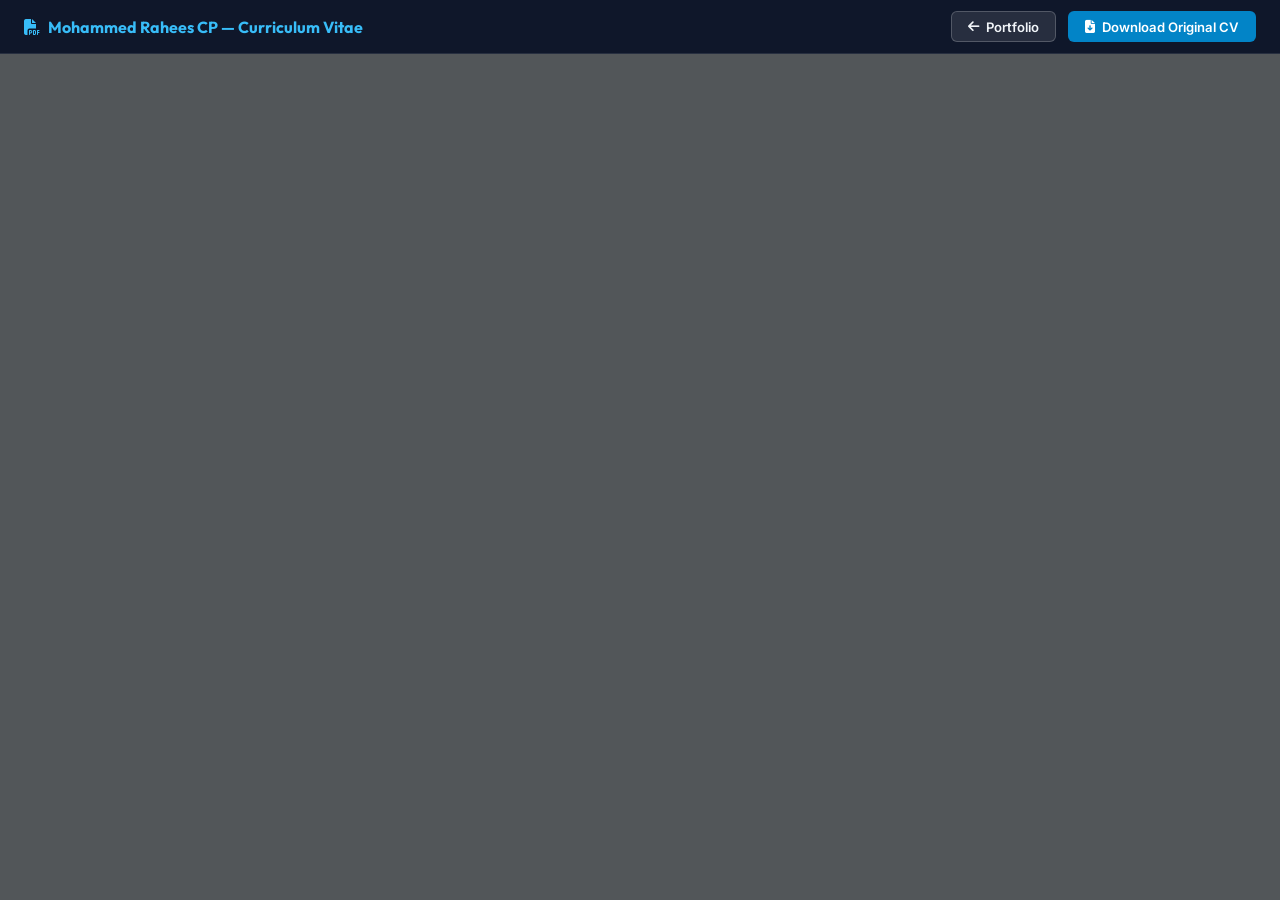
<file: resume.html>
<!DOCTYPE html>
<html lang="en">

<head>
  <meta charset="UTF-8">
  <meta name="viewport" content="width=device-width, initial-scale=1.0">
  <title>Mohammed Rahees CP — Curriculum Vitae</title>
  <meta name="description" content="Official Curriculum Vitae of Mohammed Rahees CP - Software Support Engineer.">

  <!-- Google Fonts -->
  <link rel="preconnect" href="https://fonts.googleapis.com">
  <link rel="preconnect" href="https://fonts.gstatic.com" crossorigin>
  <link href="https://fonts.googleapis.com/css2?family=Inter:wght@400;500;600;700&family=Outfit:wght@600;700;800&display=swap" rel="stylesheet">

  <!-- Font Awesome Icons -->
  <link rel="stylesheet" href="https://cdnjs.cloudflare.com/ajax/libs/font-awesome/6.5.1/css/all.min.css"
    integrity="sha512-DTOQO9RWCH3ppGqcWaEA1BIZOC6xxalwEsw9c2QQeAIftl+Vegovlnee1c9QX4TctnWMn13TZye+giMm8e2LwA=="
    crossorigin="anonymous" referrerpolicy="no-referrer" />

  <style>
    * {
      box-sizing: border-box;
      margin: 0;
      padding: 0;
    }

    html, body {
      height: 100%;
      width: 100%;
      overflow: hidden;
      background: #0f172a;
      font-family: 'Inter', sans-serif;
    }

    .cv-topbar {
      height: 54px;
      background: #0f172a;
      border-bottom: 1px solid rgba(255, 255, 255, 0.1);
      display: flex;
      align-items: center;
      justify-content: space-between;
      padding: 0 1.5rem;
      color: #ffffff;
      z-index: 100;
    }

    .cv-title {
      font-family: 'Outfit', sans-serif;
      font-weight: 700;
      font-size: 1rem;
      color: #38bdf8;
      display: flex;
      align-items: center;
      gap: 0.5rem;
    }

    .cv-actions {
      display: flex;
      align-items: center;
      gap: 0.75rem;
    }

    .btn {
      display: inline-flex;
      align-items: center;
      gap: 0.45rem;
      padding: 0.4rem 1rem;
      border-radius: 6px;
      font-size: 0.82rem;
      font-weight: 600;
      text-decoration: none;
      cursor: pointer;
      transition: all 0.2s ease;
    }

    .btn-outline {
      background: rgba(255, 255, 255, 0.1);
      color: #f1f5f9;
      border: 1px solid rgba(255, 255, 255, 0.2);
    }

    .btn-outline:hover {
      background: rgba(255, 255, 255, 0.2);
      color: #ffffff;
    }

    .btn-primary {
      background: #0284c7;
      color: #ffffff;
      border: 1px solid transparent;
    }

    .btn-primary:hover {
      background: #0369a1;
      transform: translateY(-1px);
    }

    .pdf-viewer-frame {
      width: 100%;
      height: calc(100% - 54px);
      border: none;
      display: block;
      background: #525659;
    }
  </style>
</head>

<body>
  <header class="cv-topbar">
    <div class="cv-title">
      <i class="fa-solid fa-file-pdf"></i> Mohammed Rahees CP — Curriculum Vitae
    </div>
    <div class="cv-actions">
      <a href="index.html" class="btn btn-outline" title="Return to portfolio">
        <i class="fa-solid fa-arrow-left"></i> Portfolio
      </a>
      <a href="assets/Mohammed_Rahees_CP_Resume.pdf" download="Mohammed_Rahees_CP_Resume.pdf" class="btn btn-primary" title="Download exact original CV (PDF)">
        <i class="fa-solid fa-file-arrow-down"></i> Download Original CV
      </a>
    </div>
  </header>

  <iframe src="assets/Mohammed_Rahees_CP_Resume.pdf#view=FitH" class="pdf-viewer-frame" title="Mohammed Rahees CP Curriculum Vitae"></iframe>
</body>

</html>
</file>
<file: css/style.css>
/* ==========================================================================
   Mohammed Rahees CP - Portfolio Stylesheet
   Modern, Enterprise Tech Aesthetic with Dark / Light Theme Support
   ========================================================================== */

/* --- CSS Variables / Design System Tokens --- */
:root {
  /* Color Palette - Dark Theme (Default) */
  --bg-primary: #0b0f19;
  --bg-secondary: #111827;
  --bg-card: rgba(17, 24, 39, 0.85);
  --bg-card-hover: rgba(30, 41, 59, 0.95);
  --bg-glass: rgba(17, 24, 39, 0.7);
  
  --border-color: rgba(255, 255, 255, 0.08);
  --border-color-hover: rgba(56, 189, 248, 0.4);
  
  --text-primary: #f8fafc;
  --text-secondary: #94a3b8;
  --text-muted: #64748b;
  
  --primary-accent: #38bdf8;        /* Vibrant Sky Cyan */
  --primary-accent-rgb: 56, 189, 248;
  --primary-accent-hover: #0ea5e9;
  --secondary-accent: #6366f1;      /* Indigo */
  --emerald-accent: #10b981;        /* Success Emerald */
  --purple-accent: #a855f7;         /* Diagnostics Purple */
  --amber-accent: #f59e0b;          /* Alert Amber */
  
  --gradient-primary: linear-gradient(135deg, #38bdf8 0%, #6366f1 100%);
  --gradient-accent: linear-gradient(135deg, #06b6d4 0%, #3b82f6 50%, #8b5cf6 100%);
  --gradient-card: linear-gradient(180deg, rgba(30, 41, 59, 0.5) 0%, rgba(15, 23, 42, 0.8) 100%);
  
  --shadow-sm: 0 2px 4px rgba(0, 0, 0, 0.2);
  --shadow-md: 0 4px 20px rgba(0, 0, 0, 0.3);
  --shadow-lg: 0 10px 30px rgba(0, 0, 0, 0.5);
  --shadow-glow: 0 0 25px rgba(56, 189, 248, 0.15);

  --font-body: 'Inter', -apple-system, BlinkMacSystemFont, 'Segoe UI', Roboto, sans-serif;
  --font-heading: 'Outfit', 'Inter', sans-serif;
  
  --radius-sm: 6px;
  --radius-md: 12px;
  --radius-lg: 16px;
  --radius-full: 9999px;
  
  --transition-fast: 0.2s ease;
  --transition-normal: 0.3s ease;
  --transition-smooth: 0.4s cubic-bezier(0.16, 1, 0.3, 1);
  
  --header-height: 76px;
  --container-width: 1200px;
}

/* --- Light Theme Overrides --- */
[data-theme="light"] {
  --bg-primary: #f8fafc;
  --bg-secondary: #f1f5f9;
  --bg-card: rgba(255, 255, 255, 0.95);
  --bg-card-hover: #ffffff;
  --bg-glass: rgba(255, 255, 255, 0.85);
  
  --border-color: rgba(0, 0, 0, 0.08);
  --border-color-hover: rgba(2, 132, 199, 0.4);
  
  --text-primary: #0f172a;
  --text-secondary: #475569;
  --text-muted: #94a3b8;
  
  --primary-accent: #0284c7;        /* Deeper Sky Cyan for light mode */
  --primary-accent-rgb: 2, 132, 199;
  --primary-accent-hover: #0369a1;
  --secondary-accent: #4f46e5;
  
  --gradient-primary: linear-gradient(135deg, #0284c7 0%, #4f46e5 100%);
  --gradient-card: linear-gradient(180deg, #ffffff 0%, #f8fafc 100%);
  
  --shadow-sm: 0 2px 4px rgba(0, 0, 0, 0.05);
  --shadow-md: 0 8px 25px rgba(0, 0, 0, 0.07);
  --shadow-lg: 0 15px 35px rgba(0, 0, 0, 0.1);
  --shadow-glow: 0 0 25px rgba(2, 132, 199, 0.15);
}

/* --- Base Reset & Box Sizing --- */
*, *::before, *::after {
  box-sizing: border-box;
  margin: 0;
  padding: 0;
}

html {
  scroll-behavior: smooth;
  scroll-padding-top: var(--header-height);
  font-size: 16px;
}

body {
  font-family: var(--font-body);
  background-color: var(--bg-primary);
  color: var(--text-primary);
  line-height: 1.65;
  overflow-x: hidden;
  transition: background-color var(--transition-normal), color var(--transition-normal);
  -webkit-font-smoothing: antialiased;
}

/* --- Typography --- */
h1, h2, h3, h4, h5, h6 {
  font-family: var(--font-heading);
  color: var(--text-primary);
  font-weight: 700;
  line-height: 1.25;
}

p {
  color: var(--text-secondary);
}

a {
  color: inherit;
  text-decoration: none;
  transition: color var(--transition-fast);
}

ul {
  list-style: none;
}

/* --- Utilities --- */
.container {
  width: 100%;
  max-width: var(--container-width);
  margin-left: auto;
  margin-right: auto;
  padding-left: 1.5rem;
  padding-right: 1.5rem;
}

.section {
  padding: 6rem 0;
  position: relative;
}

.text-center {
  text-align: center;
}

.accent-text {
  color: var(--primary-accent);
}

.gradient-text {
  background: var(--gradient-primary);
  -webkit-background-clip: text;
  -webkit-text-fill-color: transparent;
  display: inline-block;
}

.glassmorphism {
  background: var(--bg-card);
  backdrop-filter: blur(12px);
  -webkit-backdrop-filter: blur(12px);
  border: 1px solid var(--border-color);
  border-radius: var(--radius-lg);
  box-shadow: var(--shadow-md);
  transition: border-color var(--transition-normal), box-shadow var(--transition-normal), transform var(--transition-normal);
}

.glassmorphism:hover {
  border-color: var(--border-color-hover);
}

/* --- Section Headers --- */
.section-header {
  margin-bottom: 3.5rem;
}

.section-badge {
  display: inline-block;
  font-size: 0.8rem;
  font-weight: 700;
  text-transform: uppercase;
  letter-spacing: 0.1em;
  padding: 0.35rem 1rem;
  background: rgba(var(--primary-accent-rgb), 0.12);
  color: var(--primary-accent);
  border: 1px solid rgba(var(--primary-accent-rgb), 0.25);
  border-radius: var(--radius-full);
  margin-bottom: 0.85rem;
}

.section-title {
  font-size: 2.25rem;
  margin-bottom: 0.75rem;
}

.section-divider {
  width: 60px;
  height: 4px;
  background: var(--gradient-primary);
  margin: 0.85rem auto 1.25rem;
  border-radius: var(--radius-full);
}

.section-subtitle {
  max-width: 680px;
  margin-left: auto;
  margin-right: auto;
  font-size: 1.05rem;
  color: var(--text-secondary);
}

/* --- Buttons --- */
.btn {
  display: inline-flex;
  align-items: center;
  justify-content: center;
  gap: 0.6rem;
  padding: 0.8rem 1.6rem;
  font-family: var(--font-heading);
  font-size: 0.95rem;
  font-weight: 600;
  border-radius: var(--radius-md);
  cursor: pointer;
  border: 1px solid transparent;
  transition: all var(--transition-normal);
  text-decoration: none;
}

.btn-sm {
  padding: 0.5rem 1.1rem;
  font-size: 0.88rem;
}

.btn-primary {
  background: var(--gradient-primary);
  color: #ffffff;
  box-shadow: 0 4px 15px rgba(var(--primary-accent-rgb), 0.35);
}

.btn-primary:hover {
  transform: translateY(-2px);
  box-shadow: 0 6px 20px rgba(var(--primary-accent-rgb), 0.5);
  color: #ffffff;
}

.btn-outline {
  background: transparent;
  color: var(--text-primary);
  border-color: var(--border-color);
}

.btn-outline:hover {
  border-color: var(--primary-accent);
  color: var(--primary-accent);
  background: rgba(var(--primary-accent-rgb), 0.08);
  transform: translateY(-2px);
}

.btn-ghost {
  background: transparent;
  color: var(--text-secondary);
}

.btn-ghost:hover {
  color: var(--text-primary);
  background: var(--border-color);
}

.btn-block {
  width: 100%;
}

/* ==========================================================================
   Header & Navigation
   ========================================================================== */
.site-header {
  position: fixed;
  top: 0;
  left: 0;
  right: 0;
  height: var(--header-height);
  background: var(--bg-glass);
  backdrop-filter: blur(16px);
  -webkit-backdrop-filter: blur(16px);
  border-bottom: 1px solid var(--border-color);
  z-index: 1000;
  transition: background-color var(--transition-normal), border-color var(--transition-normal), box-shadow var(--transition-normal);
}

.site-header.scrolled {
  box-shadow: var(--shadow-md);
}

.nav-container {
  display: flex;
  align-items: center;
  justify-content: space-between;
  height: 100%;
}

.brand-logo {
  display: flex;
  align-items: center;
  gap: 0.75rem;
}

.logo-avatar {
  width: 42px;
  height: 42px;
  border-radius: var(--radius-md);
  background: var(--gradient-primary);
  color: #ffffff;
  display: flex;
  align-items: center;
  justify-content: center;
  font-family: var(--font-heading);
  font-weight: 800;
  font-size: 1.15rem;
  box-shadow: 0 2px 10px rgba(var(--primary-accent-rgb), 0.3);
}

.logo-text {
  display: flex;
  flex-direction: column;
}

.logo-name {
  font-family: var(--font-heading);
  font-weight: 700;
  font-size: 1.05rem;
  color: var(--text-primary);
  line-height: 1.2;
}

.logo-role {
  font-size: 0.75rem;
  color: var(--text-muted);
  letter-spacing: 0.05em;
  text-transform: uppercase;
}

.nav-menu {
  display: flex;
  align-items: center;
}

.nav-list {
  display: flex;
  align-items: center;
  gap: 1.8rem;
}

.nav-link {
  font-size: 0.95rem;
  font-weight: 500;
  color: var(--text-secondary);
  position: relative;
  padding: 0.3rem 0;
}

.nav-link::after {
  content: '';
  position: absolute;
  bottom: 0;
  left: 0;
  width: 0%;
  height: 2px;
  background: var(--gradient-primary);
  transition: width var(--transition-fast);
  border-radius: var(--radius-full);
}

.nav-link:hover, .nav-link.active {
  color: var(--primary-accent);
}

.nav-link:hover::after, .nav-link.active::after {
  width: 100%;
}

.nav-actions {
  display: flex;
  align-items: center;
  gap: 0.75rem;
}

.nav-resume-btn {
  display: inline-flex;
  align-items: center;
  gap: 0.4rem;
}

.mobile-only-nav {
  display: none;
}

.theme-toggle {
  background: transparent;
  border: 1px solid var(--border-color);
  width: 40px;
  height: 40px;
  border-radius: var(--radius-md);
  display: flex;
  align-items: center;
  justify-content: center;
  color: var(--text-primary);
  cursor: pointer;
  transition: all var(--transition-fast);
}

.theme-toggle:hover {
  border-color: var(--primary-accent);
  color: var(--primary-accent);
  background: rgba(var(--primary-accent-rgb), 0.08);
}

.sun-icon { display: none; }
.moon-icon { display: block; }

[data-theme="light"] .sun-icon { display: block; }
[data-theme="light"] .moon-icon { display: none; }

.hamburger-btn {
  display: none;
  flex-direction: column;
  justify-content: space-around;
  width: 40px;
  height: 40px;
  background: transparent;
  border: 1px solid var(--border-color);
  border-radius: var(--radius-md);
  padding: 10px;
  cursor: pointer;
}

.hamburger-btn .bar {
  width: 100%;
  height: 2px;
  background-color: var(--text-primary);
  transition: transform var(--transition-fast), opacity var(--transition-fast);
}

.hamburger-btn.active .bar:nth-child(1) {
  transform: translateY(6px) rotate(45deg);
}
.hamburger-btn.active .bar:nth-child(2) {
  opacity: 0;
}
.hamburger-btn.active .bar:nth-child(3) {
  transform: translateY(-6px) rotate(-45deg);
}

/* ==========================================================================
   Hero Section
   ========================================================================== */
.hero-section {
  padding-top: calc(var(--header-height) + 4rem);
  padding-bottom: 5rem;
  position: relative;
  overflow: hidden;
}

.hero-glow {
  position: absolute;
  width: 500px;
  height: 500px;
  border-radius: 50%;
  filter: blur(120px);
  pointer-events: none;
  opacity: 0.15;
  z-index: 0;
}

.hero-glow-1 {
  top: -10%;
  left: 5%;
  background: #38bdf8;
}

.hero-glow-2 {
  bottom: 0;
  right: 5%;
  background: #6366f1;
}

.hero-container {
  display: grid;
  grid-template-columns: 1.15fr 0.85fr;
  gap: 3.5rem;
  align-items: center;
  position: relative;
  z-index: 1;
}

.hero-badge {
  display: inline-flex;
  align-items: center;
  gap: 0.6rem;
  padding: 0.4rem 1rem;
  background: rgba(16, 185, 129, 0.12);
  border: 1px solid rgba(16, 185, 129, 0.3);
  border-radius: var(--radius-full);
  font-size: 0.82rem;
  font-weight: 600;
  color: var(--emerald-accent);
  margin-bottom: 1.5rem;
}

.badge-dot {
  width: 8px;
  height: 8px;
  background: var(--emerald-accent);
  border-radius: 50%;
  box-shadow: 0 0 10px var(--emerald-accent);
  animation: pulse 2s infinite;
}

@keyframes pulse {
  0% { transform: scale(0.95); opacity: 0.7; }
  50% { transform: scale(1.2); opacity: 1; }
  100% { transform: scale(0.95); opacity: 0.7; }
}

.hero-title {
  font-size: 3.25rem;
  letter-spacing: -0.02em;
  margin-bottom: 1rem;
}

.hero-subtitle {
  font-size: 1.25rem;
  font-weight: 500;
  color: var(--text-secondary);
  margin-bottom: 1.5rem;
  line-height: 1.4;
}

.hero-subtitle .divider {
  color: var(--primary-accent);
  padding: 0 0.25rem;
}

.hero-description {
  font-size: 1.1rem;
  margin-bottom: 2rem;
  line-height: 1.7;
}

.hero-buttons {
  display: flex;
  flex-wrap: wrap;
  gap: 1rem;
  margin-bottom: 2.5rem;
}

.hero-tech-stack {
  display: flex;
  flex-direction: column;
  gap: 0.75rem;
  padding-top: 1.5rem;
  border-top: 1px solid var(--border-color);
}

.tech-stack-label {
  font-size: 0.82rem;
  font-weight: 600;
  text-transform: uppercase;
  letter-spacing: 0.08em;
  color: var(--text-muted);
}

.tech-tags {
  display: flex;
  flex-wrap: wrap;
  gap: 0.5rem;
}

.tech-tag {
  display: inline-flex;
  align-items: center;
  gap: 0.4rem;
  padding: 0.35rem 0.75rem;
  background: var(--bg-secondary);
  border: 1px solid var(--border-color);
  border-radius: var(--radius-sm);
  font-size: 0.82rem;
  font-weight: 500;
  color: var(--text-secondary);
  transition: all var(--transition-fast);
}

.tech-tag:hover {
  border-color: var(--primary-accent);
  color: var(--primary-accent);
  transform: translateY(-1px);
}

/* Hero Visual / Card */
.hero-visual {
  display: flex;
  justify-content: center;
}

.hero-card {
  width: 100%;
  max-width: 480px;
  overflow: hidden;
  box-shadow: var(--shadow-lg), var(--shadow-glow);
}

.card-header-bar {
  display: flex;
  align-items: center;
  justify-content: space-between;
  padding: 0.8rem 1.25rem;
  background: rgba(0, 0, 0, 0.25);
  border-bottom: 1px solid var(--border-color);
}

[data-theme="light"] .card-header-bar {
  background: rgba(0, 0, 0, 0.04);
}

.terminal-dots {
  display: flex;
  gap: 6px;
}

.terminal-dots .dot {
  width: 10px;
  height: 10px;
  border-radius: 50%;
}
.dot-red { background: #ef4444; }
.dot-yellow { background: #eab308; }
.dot-green { background: #22c55e; }

.card-title-code {
  font-family: monospace;
  font-size: 0.8rem;
  color: var(--text-muted);
}

.profile-card-body {
  padding: 1.75rem;
  display: flex;
  flex-direction: column;
  gap: 1.5rem;
}

.profile-avatar-wrapper {
  display: flex;
  align-items: center;
  gap: 1.25rem;
}

.profile-avatar-circle {
  width: 64px;
  height: 64px;
  border-radius: 50%;
  background: var(--gradient-primary);
  display: flex;
  align-items: center;
  justify-content: center;
  font-size: 1.8rem;
  color: #ffffff;
  flex-shrink: 0;
  box-shadow: 0 4px 15px rgba(var(--primary-accent-rgb), 0.4);
}

.profile-meta h3 {
  font-size: 1.25rem;
  margin-bottom: 0.2rem;
}

.role-caption {
  font-size: 0.85rem;
  color: var(--text-secondary);
}

.status-indicator {
  font-size: 0.8rem;
  color: var(--emerald-accent);
  font-weight: 600;
  margin-top: 0.25rem;
  display: flex;
  align-items: center;
  gap: 0.35rem;
}

/* Stats Counter Grid */
.stats-grid {
  display: grid;
  grid-template-columns: repeat(4, 1fr);
  gap: 0.6rem;
}

.stat-card {
  padding: 0.85rem 0.5rem;
  background: var(--bg-secondary);
  border: 1px solid var(--border-color);
  border-radius: var(--radius-md);
  text-align: center;
  transition: transform var(--transition-fast);
}

.stat-card:hover {
  transform: translateY(-2px);
  border-color: var(--primary-accent);
}

.stat-number {
  display: block;
  font-family: var(--font-heading);
  font-weight: 800;
  font-size: 1.3rem;
  color: var(--primary-accent);
  line-height: 1.1;
}

.stat-label {
  font-size: 0.72rem;
  font-weight: 600;
  color: var(--text-muted);
  text-transform: uppercase;
  letter-spacing: 0.04em;
}

/* Terminal Mock Snippet */
.terminal-snippet {
  background: rgba(0, 0, 0, 0.4);
  border: 1px solid var(--border-color);
  border-radius: var(--radius-sm);
  padding: 0.9rem 1rem;
  font-family: 'Consolas', 'Monaco', 'Courier New', monospace;
  font-size: 0.82rem;
  line-height: 1.5;
  overflow-x: auto;
}

[data-theme="light"] .terminal-snippet {
  background: #1e293b;
  color: #f8fafc;
}

.code-comment { color: #64748b; font-style: italic; }
.code-keyword { color: #38bdf8; font-weight: bold; }
.code-string { color: #4ade80; }

/* ==========================================================================
   Enterprise Clients Section
   ========================================================================== */
.clients-section {
  background: var(--bg-primary);
  position: relative;
  overflow: hidden;
}

/* --- Infinite Marquee Ribbon --- */
.clients-marquee-wrapper {
  width: 100%;
  overflow: hidden;
  position: relative;
  margin: 1.5rem 0 3.5rem 0;
  padding: 0.75rem 0;
  mask-image: linear-gradient(to right, transparent, black 12%, black 88%, transparent);
  -webkit-mask-image: linear-gradient(to right, transparent, black 12%, black 88%, transparent);
}

.clients-marquee-track {
  display: flex;
  width: max-content;
  gap: 1.25rem;
  animation: clientMarquee 38s linear infinite;
  will-change: transform;
}

.clients-marquee-wrapper:hover .clients-marquee-track {
  animation-play-state: paused;
}

.marquee-group {
  display: flex;
  gap: 1.25rem;
  align-items: center;
}

.marquee-item {
  display: inline-flex;
  align-items: center;
  gap: 0.85rem;
  padding: 0.7rem 1.4rem;
  background: var(--bg-card);
  border: 1px solid var(--border-color);
  border-radius: var(--radius-full);
  white-space: nowrap;
  transition: transform var(--transition-fast), border-color var(--transition-fast), box-shadow var(--transition-fast);
  backdrop-filter: blur(8px);
}

.marquee-item:hover {
  border-color: var(--primary-accent);
  transform: translateY(-2px);
  box-shadow: 0 4px 15px rgba(56, 189, 248, 0.15);
}

.marquee-pill {
  font-size: 0.68rem;
  font-weight: 700;
  text-transform: uppercase;
  letter-spacing: 0.05em;
  padding: 0.2rem 0.6rem;
  border-radius: var(--radius-full);
  background: rgba(var(--primary-accent-rgb), 0.12);
  color: var(--primary-accent);
}

.marquee-brand-text {
  font-weight: 700;
  font-size: 0.95rem;
  color: var(--text-primary);
  font-family: var(--font-heading);
}

@keyframes clientMarquee {
  0% {
    transform: translateX(0);
  }
  100% {
    transform: translateX(-50%);
  }
}

/* --- Enterprise Clients Grid --- */
.clients-grid {
  display: grid;
  grid-template-columns: repeat(3, 1fr);
  gap: 1.75rem;
  margin-bottom: 3.5rem;
}

.client-card {
  background: var(--bg-card);
  border: 1px solid var(--border-color);
  border-radius: var(--radius-lg);
  padding: 1.75rem;
  display: flex;
  flex-direction: column;
  justify-content: space-between;
  position: relative;
  transition: transform var(--transition-smooth), border-color var(--transition-normal), box-shadow var(--transition-normal);
  backdrop-filter: blur(12px);
  overflow: hidden;
}

.client-card::before {
  content: '';
  position: absolute;
  top: 0;
  left: 0;
  right: 0;
  height: 3px;
  background: linear-gradient(90deg, transparent, rgba(var(--primary-accent-rgb), 0.5), transparent);
  opacity: 0;
  transition: opacity var(--transition-normal);
}

.client-card:hover {
  transform: translateY(-6px);
  border-color: var(--border-color-hover);
  box-shadow: 0 12px 35px rgba(0, 0, 0, 0.4), 0 0 20px rgba(var(--primary-accent-rgb), 0.12);
}

.client-card:hover::before {
  opacity: 1;
}

.client-card-top {
  display: flex;
  justify-content: space-between;
  align-items: center;
  margin-bottom: 1.25rem;
  gap: 0.75rem;
}

.client-logo-box {
  display: flex;
  align-items: center;
  justify-content: center;
  border-radius: var(--radius-sm);
  transition: transform var(--transition-fast);
}

.client-card:hover .client-logo-box {
  transform: scale(1.03);
}

.client-vector-svg {
  width: 145px;
  height: 44px;
  display: block;
}

/* Industry Badges */
.client-industry-badge {
  font-size: 0.7rem;
  font-weight: 700;
  text-transform: uppercase;
  letter-spacing: 0.04em;
  padding: 0.3rem 0.7rem;
  border-radius: var(--radius-full);
  white-space: nowrap;
  border: 1px solid transparent;
}

.badge-logistics {
  color: #f59e0b;
  background: rgba(245, 158, 11, 0.12);
  border-color: rgba(245, 158, 11, 0.28);
}

.badge-fmcg {
  color: #38bdf8;
  background: rgba(56, 189, 248, 0.12);
  border-color: rgba(56, 189, 248, 0.28);
}

.badge-heavy {
  color: #fb7185;
  background: rgba(251, 113, 133, 0.12);
  border-color: rgba(251, 113, 133, 0.28);
}

.badge-health {
  color: #fb923c;
  background: rgba(251, 146, 60, 0.12);
  border-color: rgba(251, 146, 60, 0.28);
}

.badge-fintech {
  color: #2dd4bf;
  background: rgba(45, 212, 191, 0.12);
  border-color: rgba(45, 212, 191, 0.28);
}

.badge-luxury {
  color: #e879f9;
  background: rgba(232, 121, 249, 0.12);
  border-color: rgba(232, 121, 249, 0.28);
}

.badge-hospitality {
  color: #facc15;
  background: rgba(250, 204, 21, 0.12);
  border-color: rgba(250, 204, 21, 0.28);
}

/* Card Body & Details */
.client-card-body {
  display: flex;
  flex-direction: column;
  flex-grow: 1;
}

.client-identity {
  margin-bottom: 0.75rem;
}

.client-name {
  font-size: 1.18rem;
  font-weight: 700;
  color: var(--text-primary);
  margin-bottom: 0.25rem;
}

.client-geography {
  display: inline-flex;
  align-items: center;
  gap: 0.4rem;
  font-size: 0.8rem;
  color: var(--text-muted);
}

.client-geography i {
  color: var(--primary-accent);
  font-size: 0.75rem;
}

.client-summary {
  font-size: 0.88rem;
  line-height: 1.6;
  color: var(--text-secondary);
  margin-bottom: 1.25rem;
  flex-grow: 1;
}

.client-tags {
  display: flex;
  flex-wrap: wrap;
  gap: 0.45rem;
  margin-top: auto;
}

.client-tag {
  display: inline-flex;
  align-items: center;
  gap: 0.4rem;
  font-size: 0.75rem;
  font-weight: 500;
  color: var(--text-secondary);
  background: rgba(255, 255, 255, 0.04);
  border: 1px solid var(--border-color);
  padding: 0.25rem 0.65rem;
  border-radius: var(--radius-sm);
  transition: border-color var(--transition-fast), color var(--transition-fast);
}

.client-card:hover .client-tag {
  border-color: rgba(var(--primary-accent-rgb), 0.25);
  color: var(--text-primary);
}

.client-tag i {
  color: var(--primary-accent);
  font-size: 0.7rem;
}

/* --- Enterprise Impact Highlights Strip --- */
.enterprise-trust-strip {
  display: flex;
  justify-content: space-around;
  align-items: center;
  background: var(--bg-card);
  border: 1px solid var(--border-color);
  border-radius: var(--radius-lg);
  padding: 2rem 2.5rem;
  gap: 2rem;
  backdrop-filter: blur(12px);
  position: relative;
  box-shadow: var(--shadow-md);
}

.trust-metric {
  display: flex;
  flex-direction: column;
  align-items: center;
  text-align: center;
  gap: 0.35rem;
  flex: 1;
}

.trust-metric-num {
  font-size: 2.25rem;
  font-weight: 800;
  font-family: var(--font-heading);
  background: var(--gradient-primary);
  -webkit-background-clip: text;
  -webkit-text-fill-color: transparent;
  line-height: 1.1;
}

.trust-metric-text {
  font-size: 0.85rem;
  color: var(--text-secondary);
  max-width: 250px;
  line-height: 1.45;
}

.trust-metric-divider {
  width: 1px;
  height: 50px;
  background: var(--border-color);
}

/* Light Mode Overrides for Clients Section */
[data-theme="light"] .client-tag {
  background: rgba(0, 0, 0, 0.03);
}

[data-theme="light"] .client-card:hover {
  box-shadow: 0 15px 35px rgba(0, 0, 0, 0.08), 0 0 20px rgba(var(--primary-accent-rgb), 0.1);
}

/* Responsive Breakpoints for Clients Section */
@media (max-width: 1024px) {
  .clients-grid {
    grid-template-columns: repeat(2, 1fr);
    gap: 1.5rem;
  }
}

@media (max-width: 768px) {
  .clients-grid {
    grid-template-columns: 1fr;
  }

  .enterprise-trust-strip {
    flex-direction: column;
    padding: 1.75rem;
    gap: 1.5rem;
  }

  .trust-metric-divider {
    width: 80%;
    height: 1px;
  }
}

/* ==========================================================================
   About Section
   ========================================================================== */
.about-section {
  background: var(--bg-secondary);
}

.about-grid {
  display: grid;
  grid-template-columns: 1.1fr 0.9fr;
  gap: 3.5rem;
  align-items: center;
}

.about-heading {
  font-size: 1.75rem;
  margin-bottom: 1.25rem;
}

.about-bio p {
  margin-bottom: 1.2rem;
  font-size: 1.02rem;
}

.about-highlights-grid {
  display: grid;
  grid-template-columns: 1fr 1fr;
  gap: 1.25rem;
  margin: 2rem 0;
}

.highlight-item {
  display: flex;
  align-items: flex-start;
  gap: 0.9rem;
  padding: 1rem;
  background: var(--bg-card);
  border: 1px solid var(--border-color);
  border-radius: var(--radius-md);
}

.highlight-icon {
  font-size: 1.3rem;
  color: var(--primary-accent);
  margin-top: 0.2rem;
}

.highlight-item strong {
  display: block;
  font-size: 0.95rem;
  color: var(--text-primary);
  margin-bottom: 0.2rem;
}

.highlight-item p {
  font-size: 0.82rem;
  margin-bottom: 0;
}

.about-actions {
  display: flex;
  gap: 1rem;
  margin-top: 1rem;
}

/* About Key Pillars Cards (Right Column) */
.about-cards-wrapper {
  display: flex;
  flex-direction: column;
  gap: 1.25rem;
}

.pillar-card {
  display: flex;
  align-items: flex-start;
  gap: 1.25rem;
  padding: 1.4rem;
  background: var(--bg-card);
  border: 1px solid var(--border-color);
  border-radius: var(--radius-md);
  transition: all var(--transition-normal);
}

.pillar-card:hover {
  transform: translateX(6px);
  border-color: var(--primary-accent);
  box-shadow: var(--shadow-md);
}

.pillar-icon-box {
  width: 48px;
  height: 48px;
  border-radius: var(--radius-md);
  background: rgba(var(--primary-accent-rgb), 0.12);
  color: var(--primary-accent);
  display: flex;
  align-items: center;
  justify-content: center;
  font-size: 1.35rem;
  flex-shrink: 0;
}

.pillar-content h4 {
  font-size: 1.05rem;
  margin-bottom: 0.35rem;
}

.pillar-content p {
  font-size: 0.9rem;
  line-height: 1.5;
}

/* ==========================================================================
   Experience Section (Timeline)
   ========================================================================== */
.experience-section {
  position: relative;
}

.timeline-wrapper {
  position: relative;
  max-width: 900px;
  margin: 0 auto;
  padding: 2rem 0;
}

.timeline-line {
  position: absolute;
  top: 0;
  bottom: 0;
  left: 32px;
  width: 3px;
  background: linear-gradient(180deg, var(--primary-accent) 0%, var(--secondary-accent) 100%);
  border-radius: var(--radius-full);
}

.timeline-item {
  position: relative;
  display: flex;
  gap: 2.5rem;
  margin-bottom: 3rem;
}

.timeline-item:last-child {
  margin-bottom: 0;
}

.timeline-marker {
  position: relative;
  z-index: 2;
  width: 66px;
  height: 66px;
  border-radius: 50%;
  background: var(--bg-primary);
  border: 3px solid var(--primary-accent);
  color: var(--primary-accent);
  display: flex;
  align-items: center;
  justify-content: center;
  font-size: 1.4rem;
  flex-shrink: 0;
  box-shadow: 0 0 15px rgba(var(--primary-accent-rgb), 0.3);
}

.timeline-card {
  flex: 1;
  padding: 2rem;
}

.timeline-card-header {
  display: flex;
  justify-content: space-between;
  align-items: flex-start;
  flex-wrap: wrap;
  gap: 0.8rem;
  margin-bottom: 1.25rem;
  padding-bottom: 1rem;
  border-bottom: 1px solid var(--border-color);
}

.timeline-role {
  font-size: 1.3rem;
  margin-bottom: 0.25rem;
}

.timeline-company {
  font-size: 0.95rem;
  font-weight: 600;
  color: var(--primary-accent);
}

.timeline-period {
  display: inline-flex;
  align-items: center;
  gap: 0.4rem;
  font-size: 0.85rem;
  font-weight: 600;
  padding: 0.3rem 0.85rem;
  background: rgba(var(--primary-accent-rgb), 0.1);
  color: var(--primary-accent);
  border-radius: var(--radius-full);
}

.timeline-lead {
  font-size: 1rem;
  font-weight: 500;
  color: var(--text-primary);
  margin-bottom: 1rem;
}

.timeline-bullets {
  display: flex;
  flex-direction: column;
  gap: 0.6rem;
  margin-bottom: 1.5rem;
}

.timeline-bullets li {
  position: relative;
  padding-left: 1.4rem;
  font-size: 0.93rem;
  color: var(--text-secondary);
}

.timeline-bullets li::before {
  content: '▸';
  position: absolute;
  left: 0;
  color: var(--primary-accent);
  font-weight: bold;
}

.timeline-tags {
  display: flex;
  flex-wrap: wrap;
  gap: 0.5rem;
}

.badge-tag {
  font-size: 0.78rem;
  font-weight: 600;
  padding: 0.25rem 0.65rem;
  background: var(--bg-secondary);
  border: 1px solid var(--border-color);
  border-radius: var(--radius-sm);
  color: var(--text-secondary);
}

/* ==========================================================================
   Skills Section
   ========================================================================== */
.skills-section {
  background: var(--bg-secondary);
}

.skills-filter-tabs {
  display: flex;
  justify-content: center;
  flex-wrap: wrap;
  gap: 0.75rem;
  margin-bottom: 3rem;
}

.filter-tab {
  padding: 0.6rem 1.25rem;
  background: var(--bg-card);
  border: 1px solid var(--border-color);
  border-radius: var(--radius-full);
  font-family: var(--font-heading);
  font-size: 0.9rem;
  font-weight: 600;
  color: var(--text-secondary);
  cursor: pointer;
  transition: all var(--transition-fast);
}

.filter-tab:hover, .filter-tab.active {
  background: var(--gradient-primary);
  border-color: transparent;
  color: #ffffff;
  box-shadow: 0 4px 15px rgba(var(--primary-accent-rgb), 0.3);
}

.skills-grid {
  display: grid;
  grid-template-columns: repeat(2, 1fr);
  gap: 2rem;
}

.skill-category-card {
  background: var(--bg-card);
  border: 1px solid var(--border-color);
  border-radius: var(--radius-lg);
  padding: 2rem;
  box-shadow: var(--shadow-sm);
  transition: all var(--transition-normal);
}

.skill-category-card:hover {
  border-color: var(--border-color-hover);
  box-shadow: var(--shadow-md);
  transform: translateY(-3px);
}

.skill-cat-header {
  display: flex;
  align-items: center;
  gap: 1.25rem;
  margin-bottom: 1.75rem;
  padding-bottom: 1rem;
  border-bottom: 1px solid var(--border-color);
}

.skill-cat-icon {
  width: 50px;
  height: 50px;
  border-radius: var(--radius-md);
  display: flex;
  align-items: center;
  justify-content: center;
  font-size: 1.4rem;
  flex-shrink: 0;
}

.icon-cyan { background: rgba(56, 189, 248, 0.15); color: var(--primary-accent); }
.icon-indigo { background: rgba(99, 102, 241, 0.15); color: var(--secondary-accent); }
.icon-emerald { background: rgba(16, 185, 129, 0.15); color: var(--emerald-accent); }
.icon-purple { background: rgba(168, 85, 247, 0.15); color: var(--purple-accent); }

.skill-cat-header h3 {
  font-size: 1.2rem;
  margin-bottom: 0.2rem;
}

.skill-cat-subtitle {
  font-size: 0.85rem;
  color: var(--text-muted);
}

.skills-list {
  display: flex;
  flex-direction: column;
  gap: 1.25rem;
}

.skill-item {
  display: flex;
  flex-direction: column;
  gap: 0.4rem;
}

.skill-info {
  display: flex;
  justify-content: space-between;
  font-size: 0.92rem;
  font-weight: 500;
  color: var(--text-primary);
}

.skill-percent {
  color: var(--primary-accent);
  font-weight: 600;
}

.progress-bar {
  width: 100%;
  height: 7px;
  background: var(--bg-secondary);
  border-radius: var(--radius-full);
  overflow: hidden;
  border: 1px solid var(--border-color);
}

.progress-fill {
  height: 100%;
  background: var(--gradient-primary);
  border-radius: var(--radius-full);
  transition: width 1s ease-in-out;
}

/* ==========================================================================
   Projects Section
   ========================================================================== */
.projects-grid {
  display: grid;
  grid-template-columns: repeat(2, 1fr);
  gap: 2.2rem;
}

.project-card {
  overflow: hidden;
  display: flex;
  flex-direction: column;
}

.project-banner {
  height: 160px;
  position: relative;
  overflow: hidden;
  display: flex;
  align-items: center;
  justify-content: space-between;
  padding: 1.5rem;
}

.banner-1 { background: linear-gradient(135deg, #0f172a 0%, #1e3a8a 100%); }
.banner-2 { background: linear-gradient(135deg, #0f172a 0%, #0369a1 100%); }
.banner-3 { background: linear-gradient(135deg, #0f172a 0%, #4338ca 100%); }
.banner-4 { background: linear-gradient(135deg, #0f172a 0%, #065f46 100%); }

.project-banner-overlay {
  position: relative;
  z-index: 2;
}

.project-category-badge {
  display: inline-block;
  padding: 0.35rem 0.9rem;
  background: rgba(255, 255, 255, 0.15);
  backdrop-filter: blur(8px);
  color: #ffffff;
  font-size: 0.8rem;
  font-weight: 700;
  text-transform: uppercase;
  letter-spacing: 0.08em;
  border-radius: var(--radius-full);
  border: 1px solid rgba(255, 255, 255, 0.2);
}

.project-watermark-icon {
  position: absolute;
  right: -10px;
  bottom: -20px;
  font-size: 8rem;
  color: rgba(255, 255, 255, 0.07);
  z-index: 1;
}

.project-content {
  padding: 2rem;
  display: flex;
  flex-direction: column;
  flex: 1;
}

.project-title {
  font-size: 1.35rem;
  margin-bottom: 0.75rem;
}

.project-description {
  font-size: 0.95rem;
  line-height: 1.6;
  margin-bottom: 1.5rem;
  flex: 1;
}

.project-highlights {
  display: flex;
  flex-wrap: wrap;
  gap: 0.75rem;
  margin-bottom: 1.5rem;
}

.metric-pill {
  display: inline-flex;
  align-items: center;
  gap: 0.4rem;
  padding: 0.35rem 0.85rem;
  background: rgba(var(--primary-accent-rgb), 0.1);
  border: 1px solid rgba(var(--primary-accent-rgb), 0.25);
  border-radius: var(--radius-full);
  font-size: 0.8rem;
  font-weight: 600;
  color: var(--primary-accent);
}

.project-tech-tags {
  display: flex;
  flex-wrap: wrap;
  gap: 0.5rem;
  padding-top: 1.25rem;
  border-top: 1px solid var(--border-color);
}

.project-tech-tags span {
  font-size: 0.78rem;
  padding: 0.25rem 0.65rem;
  background: var(--bg-secondary);
  border: 1px solid var(--border-color);
  border-radius: var(--radius-sm);
  color: var(--text-muted);
}

/* ==========================================================================
   Services Section
   ========================================================================== */
.services-section {
  background: var(--bg-secondary);
}

.services-grid {
  display: grid;
  grid-template-columns: repeat(3, 1fr);
  gap: 2rem;
}

.service-card {
  padding: 2.2rem 1.8rem;
  display: flex;
  flex-direction: column;
  transition: all var(--transition-normal);
}

.service-card:hover {
  transform: translateY(-6px);
  border-color: var(--border-color-hover);
  box-shadow: var(--shadow-lg), var(--shadow-glow);
}

.service-icon-wrapper {
  width: 58px;
  height: 58px;
  border-radius: var(--radius-md);
  background: var(--gradient-primary);
  color: #ffffff;
  display: flex;
  align-items: center;
  justify-content: center;
  font-size: 1.5rem;
  margin-bottom: 1.5rem;
  box-shadow: 0 4px 15px rgba(var(--primary-accent-rgb), 0.35);
}

.service-title {
  font-size: 1.25rem;
  margin-bottom: 0.85rem;
}

.service-desc {
  font-size: 0.93rem;
  line-height: 1.6;
  margin-bottom: 1.5rem;
  flex: 1;
}

.service-features {
  display: flex;
  flex-direction: column;
  gap: 0.6rem;
  padding-top: 1.25rem;
  border-top: 1px solid var(--border-color);
}

.service-features li {
  display: flex;
  align-items: center;
  gap: 0.6rem;
  font-size: 0.85rem;
  color: var(--text-secondary);
}

.service-features li i {
  color: var(--emerald-accent);
  font-size: 0.85rem;
}

/* ==========================================================================
   Contact Section
   ========================================================================== */
.contact-grid {
  display: grid;
  grid-template-columns: 0.9fr 1.1fr;
  gap: 3.5rem;
}

.contact-info-panel {
  display: flex;
  flex-direction: column;
  gap: 1.8rem;
}

.contact-info-header h3 {
  font-size: 1.75rem;
  margin-bottom: 0.5rem;
}

.contact-cards-list {
  display: flex;
  flex-direction: column;
  gap: 1rem;
}

.contact-card {
  display: flex;
  align-items: center;
  gap: 1.25rem;
  padding: 1.1rem 1.4rem;
  background: var(--bg-card);
  border: 1px solid var(--border-color);
  border-radius: var(--radius-md);
  transition: all var(--transition-fast);
}

.contact-card:hover {
  border-color: var(--primary-accent);
  transform: translateX(4px);
}

.contact-card-icon {
  width: 44px;
  height: 44px;
  border-radius: var(--radius-sm);
  background: rgba(var(--primary-accent-rgb), 0.12);
  color: var(--primary-accent);
  display: flex;
  align-items: center;
  justify-content: center;
  font-size: 1.2rem;
  flex-shrink: 0;
}

.contact-card-label {
  font-size: 0.78rem;
  text-transform: uppercase;
  letter-spacing: 0.06em;
  color: var(--text-muted);
  font-weight: 600;
  display: block;
}

.contact-card-value {
  font-size: 0.98rem;
  font-weight: 600;
  color: var(--text-primary);
  margin-bottom: 0;
}

.contact-card-link {
  font-size: 0.98rem;
  font-weight: 600;
  color: var(--primary-accent);
}

.contact-card-link:hover {
  text-decoration: underline;
}

.availability-badge-box {
  display: flex;
  align-items: center;
  gap: 1.2rem;
  padding: 1.2rem;
  background: rgba(16, 185, 129, 0.08);
  border: 1px solid rgba(16, 185, 129, 0.25);
  border-radius: var(--radius-md);
}

.availability-badge-box i {
  font-size: 1.6rem;
  color: var(--emerald-accent);
}

.availability-badge-box strong {
  display: block;
  font-size: 0.95rem;
  color: var(--text-primary);
}

.availability-badge-box p {
  font-size: 0.85rem;
  margin-bottom: 0;
}

/* Contact Form Panel */
.contact-form-panel {
  padding: 2.5rem;
}

.contact-form-panel h3 {
  font-size: 1.6rem;
  margin-bottom: 0.4rem;
}

.form-subtext {
  font-size: 0.95rem;
  margin-bottom: 1.75rem;
}

.contact-form {
  display: flex;
  flex-direction: column;
  gap: 1.25rem;
}

.form-row {
  display: grid;
  grid-template-columns: 1fr 1fr;
  gap: 1.25rem;
}

.form-group {
  display: flex;
  flex-direction: column;
  gap: 0.4rem;
}

.form-group label {
  font-size: 0.88rem;
  font-weight: 600;
  color: var(--text-primary);
}

.required {
  color: #ef4444;
}

.input-wrapper {
  position: relative;
  display: flex;
  align-items: center;
}

.form-icon {
  position: absolute;
  left: 1rem;
  color: var(--text-muted);
  font-size: 0.95rem;
  pointer-events: none;
}

.textarea-icon {
  top: 1rem;
}

.input-wrapper input,
.input-wrapper select,
.input-wrapper textarea {
  width: 100%;
  padding: 0.85rem 1rem 0.85rem 2.75rem;
  background: var(--bg-secondary);
  border: 1px solid var(--border-color);
  border-radius: var(--radius-md);
  color: var(--text-primary);
  font-family: var(--font-body);
  font-size: 0.92rem;
  transition: all var(--transition-fast);
  outline: none;
}

.input-wrapper select {
  cursor: pointer;
  appearance: none;
  background-image: url("data:image/svg+xml,%3Csvg xmlns='http://www.w3.org/2000/svg' fill='none' viewBox='0 0 24 24' stroke='%2394a3b8'%3E%3Cpath stroke-linecap='round' stroke-linejoin='round' stroke-width='2' d='M19 9l-7 7-7-7'%3E%3C/path%3E%3C/svg%3E");
  background-repeat: no-repeat;
  background-position: right 1rem center;
  background-size: 1.2rem;
}

.input-wrapper textarea {
  resize: vertical;
  min-height: 120px;
}

.input-wrapper input:focus,
.input-wrapper select:focus,
.input-wrapper textarea:focus {
  border-color: var(--primary-accent);
  box-shadow: 0 0 0 3px rgba(var(--primary-accent-rgb), 0.15);
}

.input-wrapper.error input,
.input-wrapper.error textarea {
  border-color: #ef4444;
}

.error-msg {
  font-size: 0.78rem;
  color: #ef4444;
  min-height: 1rem;
}

/* Direct Channels Bar */
.direct-channels-bar {
  display: flex;
  align-items: center;
  justify-content: space-between;
  flex-wrap: wrap;
  gap: 0.75rem;
  margin-bottom: 1.5rem;
  padding: 0.75rem 1rem;
  background: rgba(var(--primary-accent-rgb), 0.05);
  border: 1px solid var(--border-color);
  border-radius: var(--radius-md);
}

.direct-channels-label {
  font-size: 0.8rem;
  font-weight: 700;
  text-transform: uppercase;
  letter-spacing: 0.05em;
  color: var(--text-secondary);
}

.direct-channels-buttons {
  display: flex;
  gap: 0.5rem;
  flex-wrap: wrap;
}

.instant-btn {
  display: inline-flex;
  align-items: center;
  gap: 0.45rem;
  padding: 0.35rem 0.8rem;
  font-size: 0.8rem;
  font-weight: 600;
  border-radius: var(--radius-full);
  text-decoration: none;
  transition: transform var(--transition-fast), background var(--transition-fast), color var(--transition-fast), box-shadow var(--transition-fast);
}

.instant-btn:hover {
  transform: translateY(-2px);
}

.whatsapp-btn {
  background: rgba(37, 211, 102, 0.14);
  color: #25d366;
  border: 1px solid rgba(37, 211, 102, 0.35);
}

.whatsapp-btn:hover {
  background: #25d366;
  color: #ffffff;
  box-shadow: 0 4px 14px rgba(37, 211, 102, 0.3);
}

.sms-btn {
  background: rgba(56, 189, 248, 0.14);
  color: var(--primary-accent);
  border: 1px solid rgba(56, 189, 248, 0.35);
}

.sms-btn:hover {
  background: var(--primary-accent);
  color: #0b0f19;
  box-shadow: 0 4px 14px rgba(56, 189, 248, 0.3);
}

.email-btn {
  background: rgba(244, 63, 94, 0.14);
  color: #fb7185;
  border: 1px solid rgba(244, 63, 94, 0.35);
}

.email-btn:hover {
  background: #fb7185;
  color: #ffffff;
  box-shadow: 0 4px 14px rgba(244, 63, 94, 0.3);
}

.outlook-btn {
  background: rgba(0, 120, 212, 0.14);
  color: #38bdf8;
  border: 1px solid rgba(0, 120, 212, 0.35);
}

.outlook-btn:hover {
  background: #0078d4;
  color: #ffffff;
  box-shadow: 0 4px 14px rgba(0, 120, 212, 0.35);
}

.form-channels-note {
  display: flex;
  align-items: center;
  gap: 0.5rem;
  font-size: 0.78rem;
  color: var(--text-muted);
  margin-top: 0.95rem;
  justify-content: center;
  text-align: center;
  line-height: 1.4;
}

.form-channels-note i {
  color: var(--primary-accent);
}

.form-channels-note strong {
  color: var(--text-secondary);
}

.accent-link {
  color: var(--primary-accent);
  text-decoration: none;
  transition: color var(--transition-fast);
}

.accent-link:hover {
  text-decoration: underline;
}

/* Enhanced Feedback Alert with Action Buttons */
.form-feedback-alert {
  display: flex;
  align-items: flex-start;
  gap: 1rem;
  padding: 1.25rem;
  margin-top: 1.5rem;
  background: rgba(16, 185, 129, 0.12);
  border: 1px solid rgba(16, 185, 129, 0.35);
  border-radius: var(--radius-md);
  color: var(--emerald-accent);
  animation: fadeIn 0.3s ease;
}

.feedback-main-icon {
  font-size: 1.75rem;
  margin-top: 0.1rem;
}

.feedback-content {
  flex: 1;
}

.feedback-content strong {
  display: block;
  font-size: 1.05rem;
  color: var(--text-primary);
  margin-bottom: 0.25rem;
}

.feedback-content p {
  font-size: 0.88rem;
  color: var(--text-secondary);
  margin-bottom: 0.75rem;
  line-height: 1.5;
}

.feedback-quick-actions {
  display: flex;
  gap: 0.65rem;
  flex-wrap: wrap;
}

.feedback-btn {
  display: inline-flex;
  align-items: center;
  gap: 0.45rem;
  padding: 0.45rem 0.95rem;
  font-size: 0.82rem;
  font-weight: 700;
  border-radius: var(--radius-sm);
  text-decoration: none;
  color: #ffffff !important;
  transition: transform var(--transition-fast), filter var(--transition-fast), box-shadow var(--transition-fast);
}

.feedback-btn:hover {
  transform: translateY(-2px);
  filter: brightness(1.08);
}

.feedback-whatsapp {
  background: #25d366;
  box-shadow: 0 4px 12px rgba(37, 211, 102, 0.3);
}

.feedback-sms {
  background: #0284c7;
  box-shadow: 0 4px 12px rgba(2, 132, 199, 0.3);
}

@keyframes fadeIn {
  from { opacity: 0; transform: translateY(-8px); }
  to { opacity: 1; transform: translateY(0); }
}

/* ==========================================================================
   Footer
   ========================================================================== */
.site-footer {
  background: var(--bg-secondary);
  border-top: 1px solid var(--border-color);
  padding: 5rem 0 2rem;
}

.footer-top {
  display: grid;
  grid-template-columns: 1.5fr 1fr 1fr;
  gap: 3.5rem;
  margin-bottom: 3.5rem;
}

.footer-brand {
  display: flex;
  flex-direction: column;
  gap: 1rem;
}

.footer-tagline {
  font-size: 0.95rem;
  max-width: 360px;
  line-height: 1.6;
}

.footer-links-group h4,
.footer-contact-group h4 {
  font-size: 1.05rem;
  margin-bottom: 1.25rem;
}

.footer-nav {
  display: flex;
  flex-direction: column;
  gap: 0.6rem;
}

.footer-nav a {
  font-size: 0.92rem;
  color: var(--text-secondary);
}

.footer-nav a:hover {
  color: var(--primary-accent);
  padding-left: 4px;
}

.footer-contact-group p {
  font-size: 0.92rem;
  margin-bottom: 0.75rem;
  display: flex;
  align-items: center;
  gap: 0.6rem;
}

.footer-social-icons {
  display: flex;
  gap: 0.75rem;
  margin-top: 1.25rem;
}

.footer-social-icons a {
  width: 38px;
  height: 38px;
  border-radius: var(--radius-md);
  background: var(--bg-card);
  border: 1px solid var(--border-color);
  display: flex;
  align-items: center;
  justify-content: center;
  color: var(--text-secondary);
  transition: all var(--transition-fast);
}

.footer-social-icons a:hover {
  color: var(--primary-accent);
  border-color: var(--primary-accent);
  transform: translateY(-2px);
}

.footer-bottom {
  display: flex;
  align-items: center;
  justify-content: space-between;
  padding-top: 2rem;
  border-top: 1px solid var(--border-color);
  font-size: 0.88rem;
  color: var(--text-muted);
}

.back-to-top {
  width: 42px;
  height: 42px;
  border-radius: var(--radius-md);
  background: var(--bg-card);
  border: 1px solid var(--border-color);
  display: flex;
  align-items: center;
  justify-content: center;
  color: var(--text-primary);
  transition: all var(--transition-fast);
}

.back-to-top:hover {
  background: var(--gradient-primary);
  color: #ffffff;
  transform: translateY(-3px);
  border-color: transparent;
}

/* ==========================================================================
   Notification Toast
   ========================================================================== */
.toast-container {
  position: fixed;
  bottom: 2rem;
  right: 2rem;
  display: flex;
  flex-direction: column;
  gap: 0.75rem;
  z-index: 9999;
}

.toast {
  display: flex;
  align-items: center;
  gap: 0.85rem;
  padding: 1rem 1.4rem;
  background: var(--bg-card);
  backdrop-filter: blur(12px);
  border: 1px solid var(--border-color);
  border-radius: var(--radius-md);
  box-shadow: var(--shadow-lg);
  color: var(--text-primary);
  min-width: 300px;
  max-width: 420px;
  transform: translateX(120%);
  transition: transform var(--transition-smooth);
}

.toast.show {
  transform: translateX(0);
}

.toast-icon {
  font-size: 1.25rem;
  flex-shrink: 0;
}

.toast-success .toast-icon { color: var(--emerald-accent); }
.toast-error .toast-icon { color: #ef4444; }

.toast-message {
  font-size: 0.9rem;
  flex: 1;
}

/* ==========================================================================
   Responsive Breakpoints
   ========================================================================== */
@media (max-width: 1024px) {
  .hero-container {
    grid-template-columns: 1fr;
    text-align: center;
    gap: 3rem;
  }

  .hero-badge {
    margin-left: auto;
    margin-right: auto;
  }

  .hero-buttons {
    justify-content: center;
  }

  .hero-tech-stack {
    align-items: center;
  }

  .tech-tags {
    justify-content: center;
  }

  .about-grid {
    grid-template-columns: 1fr;
  }

  .skills-grid {
    grid-template-columns: 1fr;
  }

  .services-grid {
    grid-template-columns: repeat(2, 1fr);
  }

  .contact-grid {
    grid-template-columns: 1fr;
  }

  .footer-top {
    grid-template-columns: 1fr 1fr;
  }
}

@media (max-width: 768px) {
  :root {
    --header-height: 70px;
  }

  .hero-title {
    font-size: 2.35rem;
  }

  .hero-subtitle {
    font-size: 1.05rem;
  }

  .section-title {
    font-size: 1.85rem;
  }

  .nav-menu {
    position: fixed;
    top: var(--header-height);
    left: 0;
    right: 0;
    background: var(--bg-card);
    backdrop-filter: blur(20px);
    border-bottom: 1px solid var(--border-color);
    padding: 1.75rem 2rem;
    transform: translateY(-150%);
    transition: transform var(--transition-normal);
    box-shadow: var(--shadow-lg);
  }

  .nav-menu.active {
    transform: translateY(0);
  }

  .nav-list {
    flex-direction: column;
    align-items: flex-start;
    gap: 1.25rem;
  }

  .nav-actions .nav-cta,
  .nav-actions .nav-resume-btn {
    display: none;
  }

  .mobile-only-nav {
    display: block;
  }

  .hamburger-btn {
    display: flex;
  }

  .stats-grid {
    grid-template-columns: repeat(2, 1fr);
  }

  .timeline-line {
    left: 20px;
  }

  .timeline-marker {
    width: 44px;
    height: 44px;
    font-size: 1rem;
  }

  .timeline-item {
    gap: 1.25rem;
  }

  .timeline-card {
    padding: 1.5rem;
  }

  .projects-grid {
    grid-template-columns: 1fr;
  }

  .services-grid {
    grid-template-columns: 1fr;
  }

  .form-row {
    grid-template-columns: 1fr;
  }

  .footer-top {
    grid-template-columns: 1fr;
    gap: 2rem;
  }

  .footer-bottom {
    flex-direction: column;
    gap: 1rem;
    text-align: center;
  }
}

@media (max-width: 480px) {
  .hero-title {
    font-size: 2rem;
  }

  .about-highlights-grid {
    grid-template-columns: 1fr;
  }

  .contact-form-panel {
    padding: 1.5rem;
  }
}

/* ==========================================================================
   Custom Interactive Cursor Styles
   ========================================================================== */
@media (hover: hover) and (pointer: fine) {
  body.has-custom-cursor,
  body.has-custom-cursor a,
  body.has-custom-cursor button,
  body.has-custom-cursor .btn,
  body.has-custom-cursor .filter-tab,
  body.has-custom-cursor .theme-toggle,
  body.has-custom-cursor .hamburger-btn,
  body.has-custom-cursor .contact-card,
  body.has-custom-cursor .skill-category-card,
  body.has-custom-cursor .client-card,
  body.has-custom-cursor .marquee-item,
  body.has-custom-cursor .back-to-top {
    cursor: none !important;
  }

  body.has-custom-cursor input[type="text"],
  body.has-custom-cursor input[type="email"],
  body.has-custom-cursor textarea,
  body.has-custom-cursor select {
    cursor: text !important;
  }
}

/* Precision Inner Dot (Small Cursor) */
.custom-cursor-dot {
  position: fixed;
  top: 0;
  left: 0;
  width: 8px;
  height: 8px;
  background-color: var(--primary-accent);
  border-radius: 50%;
  pointer-events: none;
  z-index: 100000;
  transform: translate(-50%, -50%);
  opacity: 0;
  box-shadow: 0 0 10px rgba(var(--primary-accent-rgb), 0.8), 0 0 20px rgba(var(--primary-accent-rgb), 0.4);
  transition: opacity 0.25s ease, transform 0.15s ease-out, background-color 0.2s ease, width 0.2s ease, height 0.2s ease;
  will-change: left, top, transform, opacity;
}

/* Smooth Trailing Follower Ring */
.custom-cursor-outline {
  position: fixed;
  top: 0;
  left: 0;
  width: 36px;
  height: 36px;
  border: 1.5px solid rgba(var(--primary-accent-rgb), 0.55);
  background-color: rgba(var(--primary-accent-rgb), 0.04);
  border-radius: 50%;
  pointer-events: none;
  z-index: 99999;
  transform: translate(-50%, -50%);
  opacity: 0;
  box-shadow: 0 0 16px rgba(var(--primary-accent-rgb), 0.12);
  transition: opacity 0.3s ease, border-color 0.25s ease, background-color 0.25s ease, box-shadow 0.25s ease, width 0.2s ease, height 0.2s ease;
  will-change: left, top, transform, opacity;
}

/* Visible State */
.custom-cursor-dot.visible,
.custom-cursor-outline.visible {
  opacity: 1;
}

/* Hovering Interactive Target State */
.custom-cursor-outline.cursor-hover {
  width: 52px;
  height: 52px;
  border-color: rgba(var(--primary-accent-rgb), 0.95);
  background-color: rgba(var(--primary-accent-rgb), 0.15);
  box-shadow: 0 0 24px rgba(var(--primary-accent-rgb), 0.28);
  backdrop-filter: blur(2px);
}

.custom-cursor-dot.cursor-hover {
  transform: translate(-50%, -50%) scale(0.6);
  background-color: #ffffff;
  box-shadow: 0 0 12px rgba(255, 255, 255, 0.9);
}

/* Click / Active Press State */
.custom-cursor-outline.cursor-active {
  transform: translate(-50%, -50%) scale(0.8);
  background-color: rgba(var(--primary-accent-rgb), 0.3);
  border-color: var(--primary-accent);
}

.custom-cursor-dot.cursor-active {
  transform: translate(-50%, -50%) scale(1.3);
}

/* Input Fields & Text Selection State */
.custom-cursor-outline.cursor-text {
  opacity: 0.15;
  transform: translate(-50%, -50%) scale(0.7);
}

.custom-cursor-dot.cursor-text {
  opacity: 0.5;
  transform: translate(-50%, -50%) scale(0.8);
}

/* Hide custom cursor completely on touch devices */
@media (hover: none) or (pointer: coarse) {
  .custom-cursor-dot,
  .custom-cursor-outline {
    display: none !important;
  }
}

/* ==========================================================================
   Minimalist Loading Theme (Clean Spinner)
   ========================================================================== */
.preloader-overlay {
  position: fixed;
  inset: 0;
  width: 100vw;
  height: 100vh;
  z-index: 999999;
  background: var(--bg-primary, #0b0f19);
  display: flex;
  align-items: center;
  justify-content: center;
  transition: opacity 0.4s ease, visibility 0.4s ease;
  pointer-events: all;
  user-select: none;
}

.preloader-overlay.fade-out {
  opacity: 0;
  visibility: hidden;
  pointer-events: none;
}

.simple-loader {
  position: relative;
  width: 50px;
  height: 50px;
  display: flex;
  align-items: center;
  justify-content: center;
}

.loader-ring {
  position: absolute;
  width: 100%;
  height: 100%;
  border-radius: 50%;
  border: 3px solid rgba(56, 189, 248, 0.12);
  border-top-color: var(--primary-accent, #38bdf8);
  border-right-color: rgba(99, 102, 241, 0.4);
  animation: simpleLoaderSpin 0.85s cubic-bezier(0.5, 0.1, 0.4, 0.9) infinite;
  box-shadow: 0 0 15px rgba(56, 189, 248, 0.2);
}

.loader-core {
  width: 8px;
  height: 8px;
  border-radius: 50%;
  background: var(--primary-accent, #38bdf8);
  box-shadow: 0 0 10px var(--primary-accent, #38bdf8);
  animation: simpleLoaderPulse 1.5s ease-in-out infinite alternate;
}

@keyframes simpleLoaderSpin {
  0% { transform: rotate(0deg); }
  100% { transform: rotate(360deg); }
}

@keyframes simpleLoaderPulse {
  0% { transform: scale(0.8); opacity: 0.5; }
  100% { transform: scale(1.2); opacity: 1; }
}
</file>
